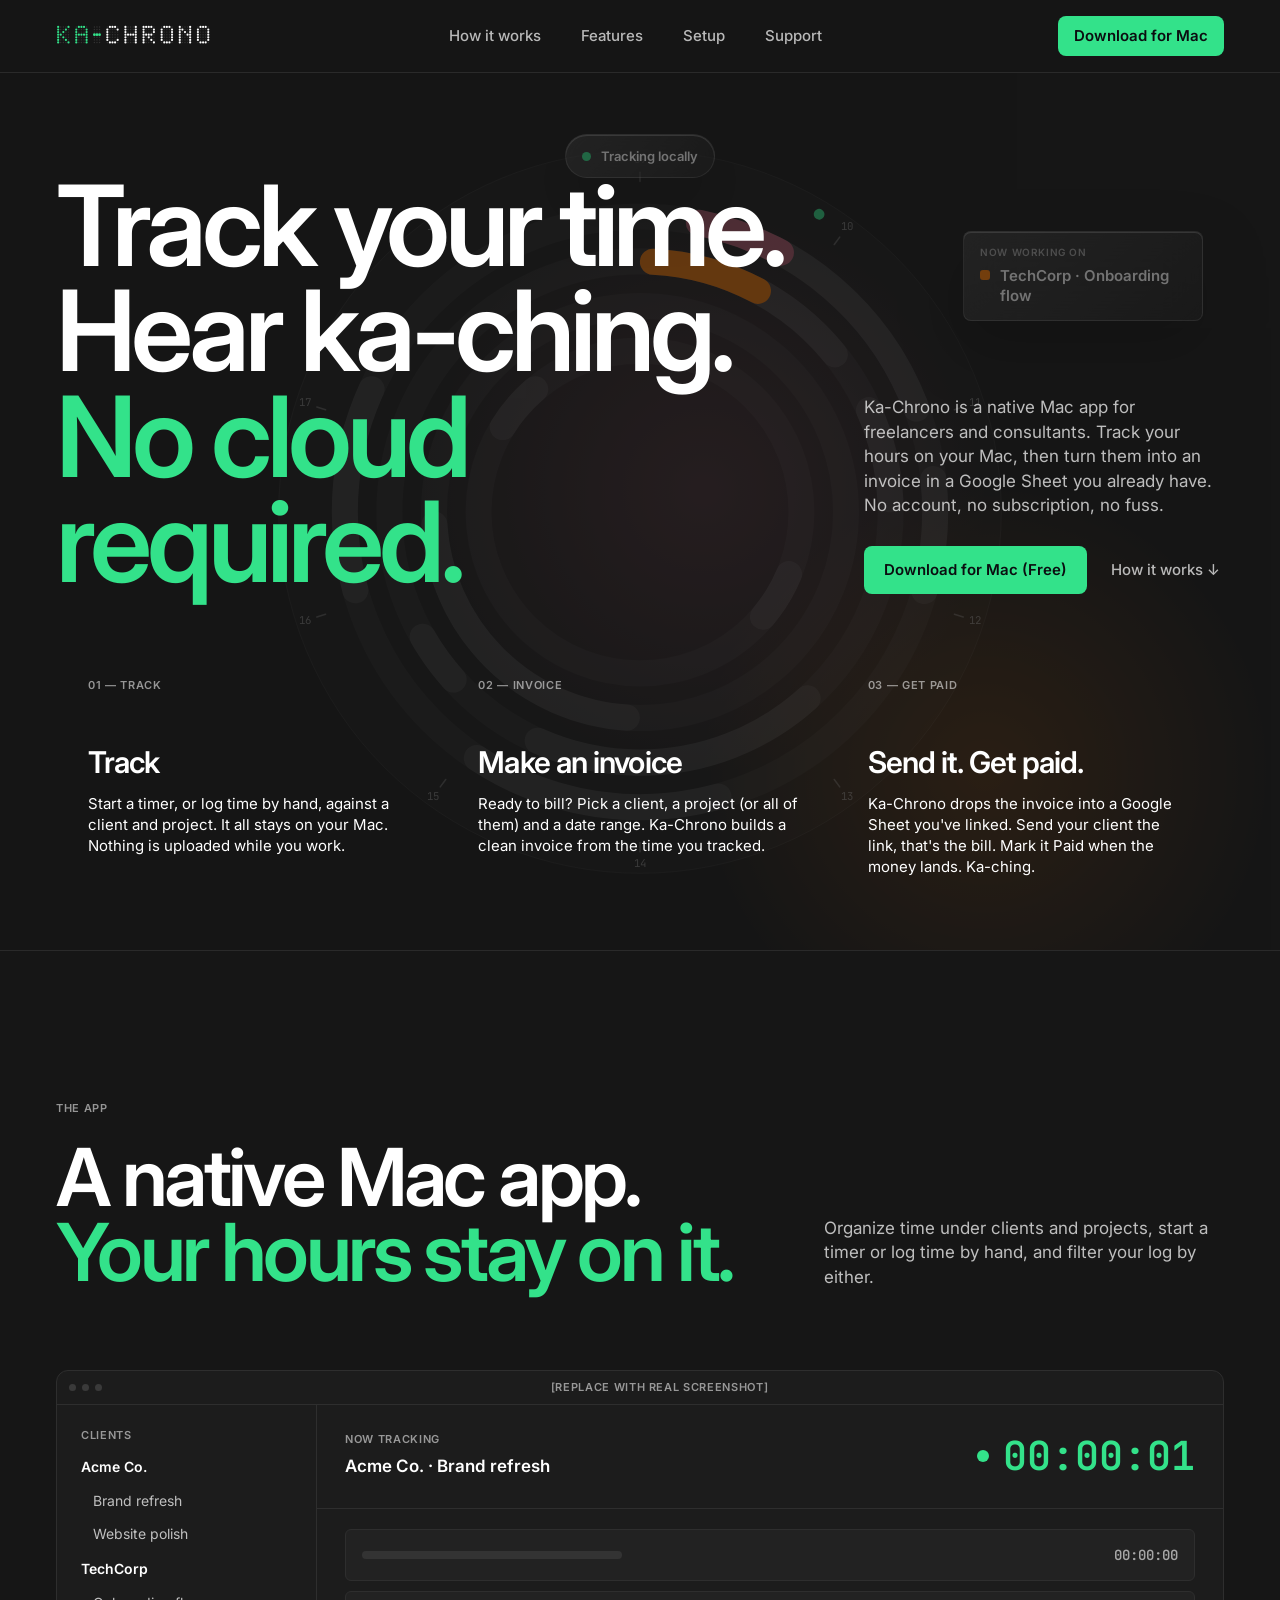
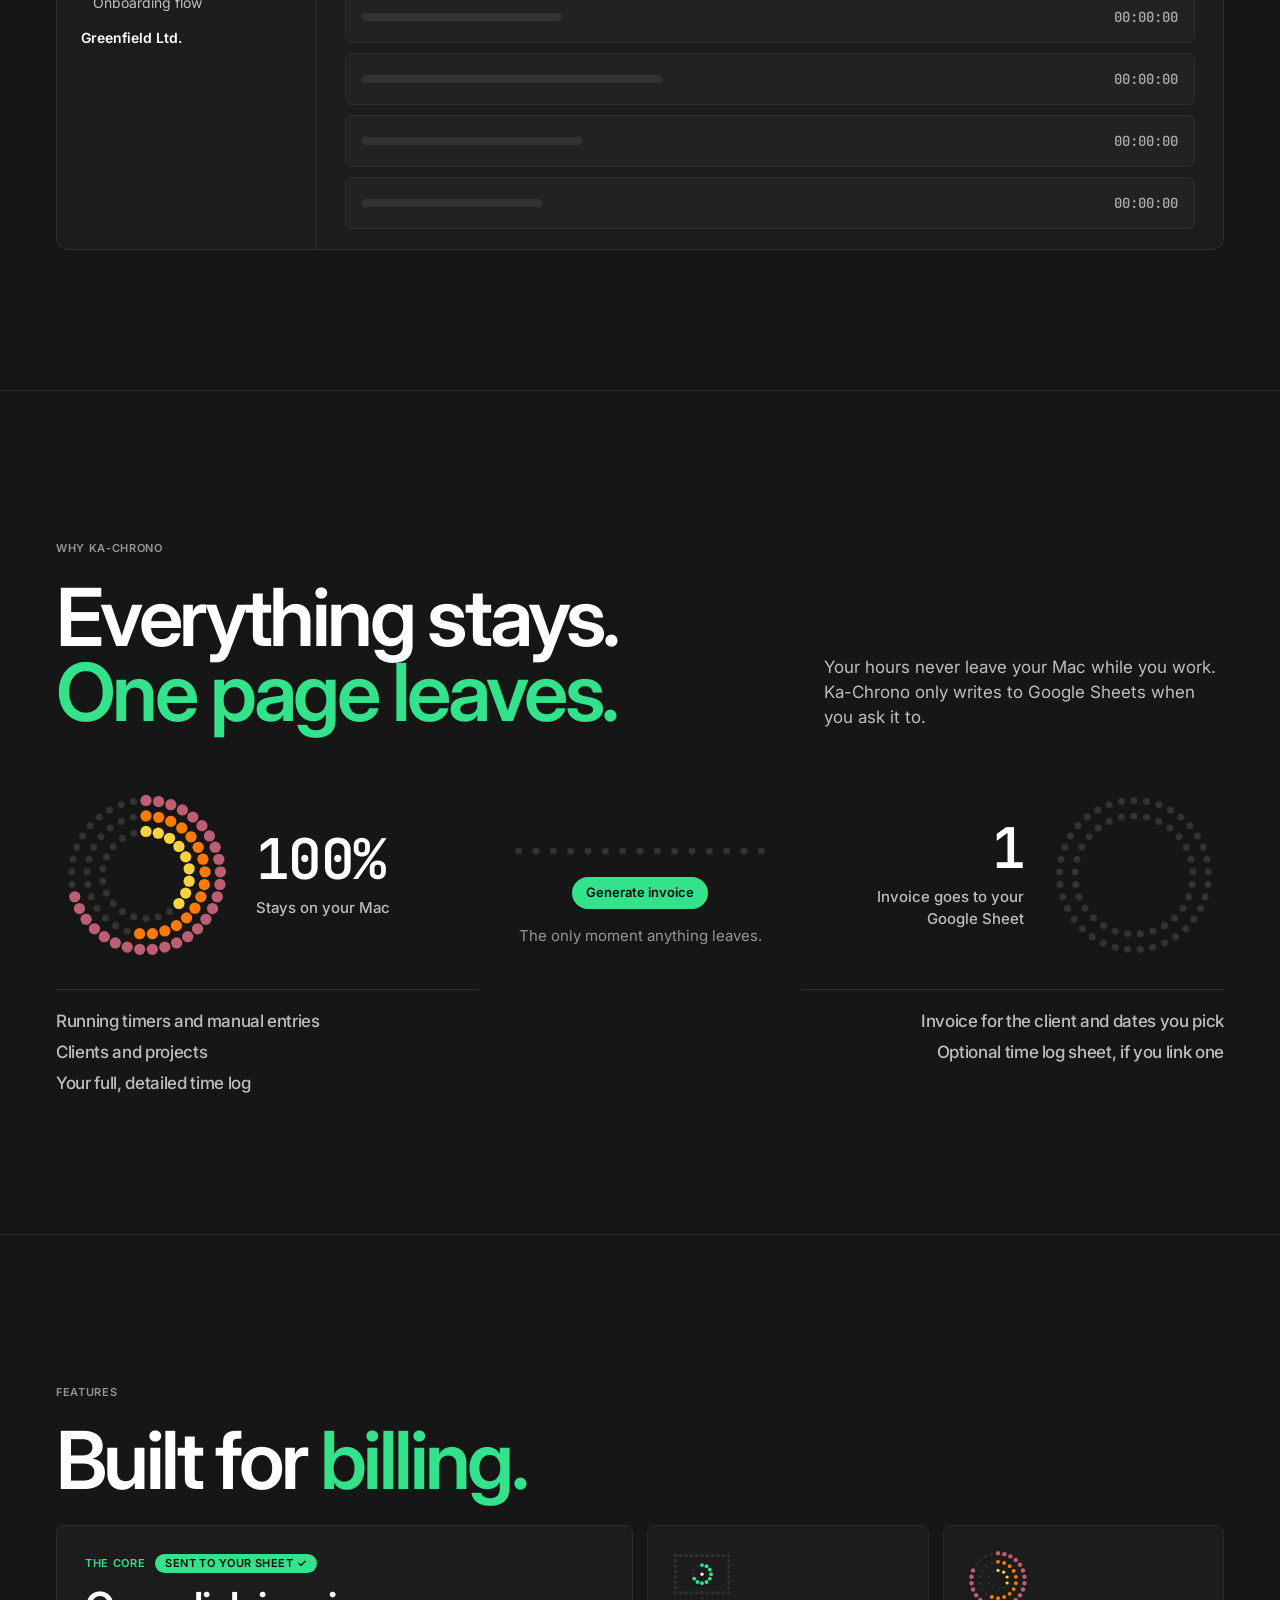
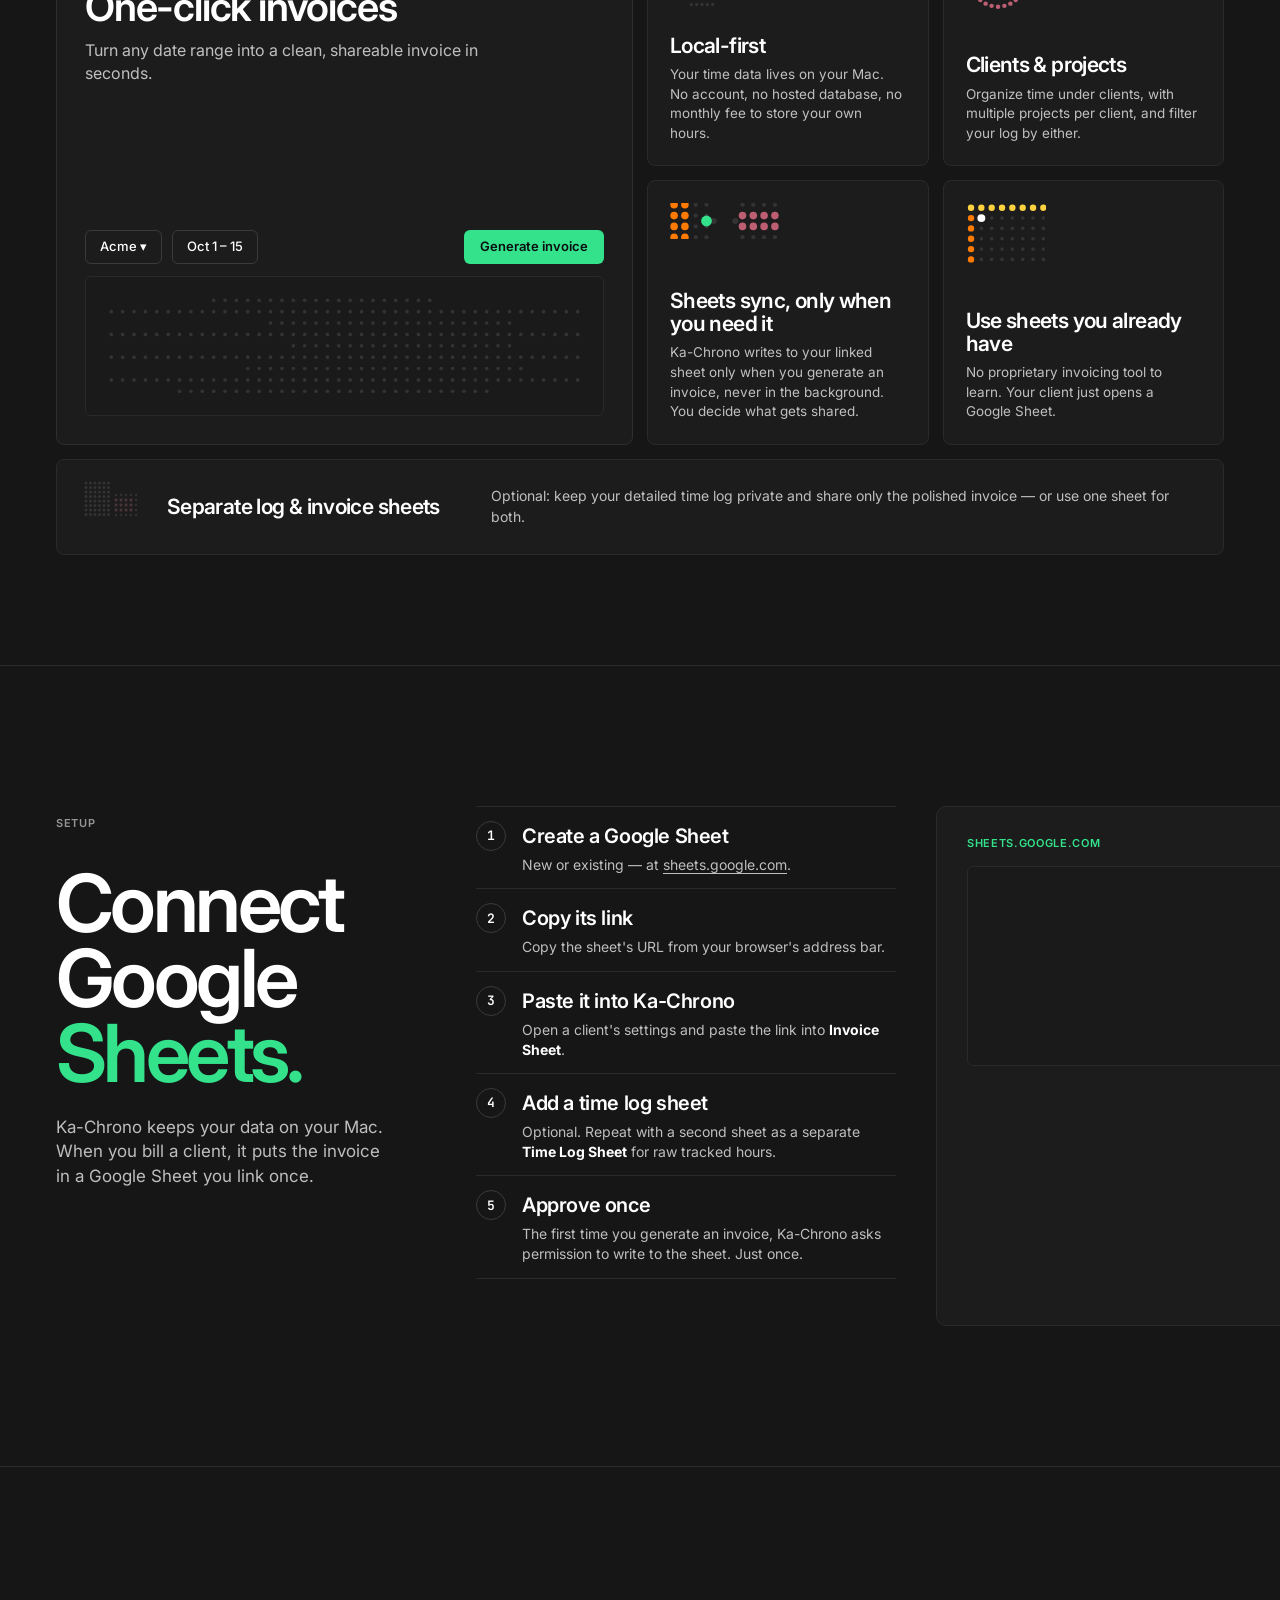
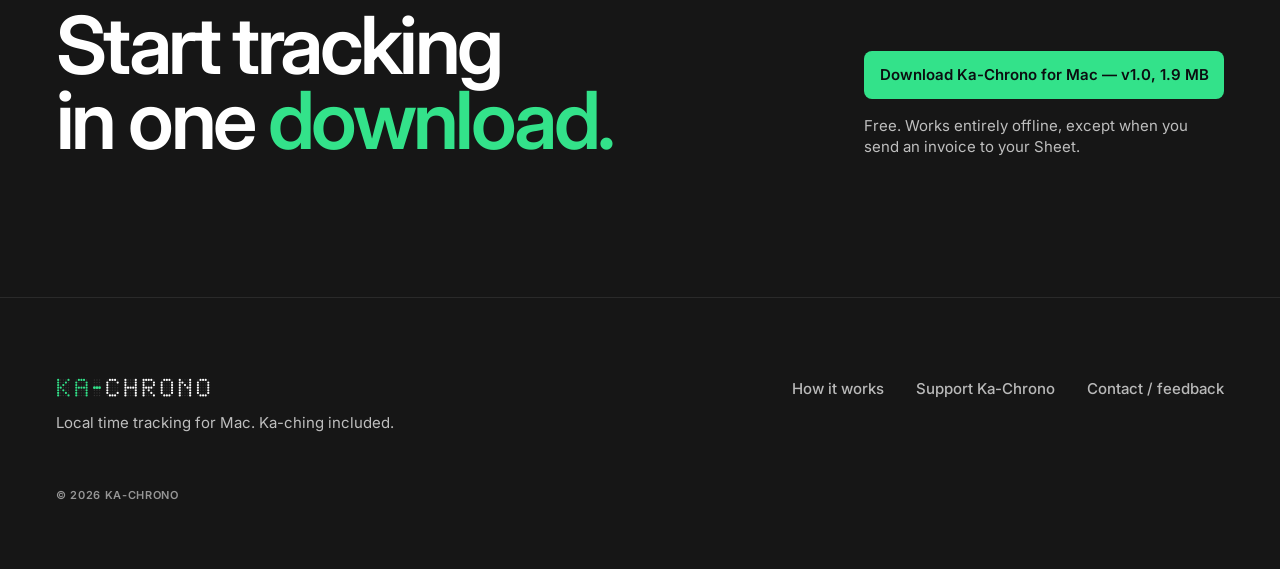
<file: index.html>
<!--
  Ka-Chrono — Marketing landing page (Option C — dark + colour blocks)

  Rebuilt to match the design reference "Option C — dark + colour blocks"
  (a fixed 1440px design-tool mockup, /private/tmp/.../scratchpad/option-c/
  Option-C.dc.html at the time this was built) faithfully in real,
  responsive, semantic HTML — per that mockup's own README: replicate its
  exact values (color, type, spacing, radius) in production components, not
  copy its markup wholesale. This fully replaces the earlier light-theme
  "Option B" implementation. Copy is Option C's own, carried over verbatim
  except for bracketed placeholders (see PLACEHOLDER comments below) and the
  illustrative demo client/project names in the app screenshot mock.

  Placeholders are marked inline with "PLACEHOLDER:" comments and rendered
  with the site's existing `.placeholder-text` convention (orange italic
  "[TBD]") wherever the mockup left a value genuinely undecided.
-->
<!DOCTYPE html>
<html lang="en">
<head>
  <meta charset="UTF-8" />
  <meta name="viewport" content="width=device-width, initial-scale=1.0" />
  <title>Ka-Chrono — Track your time. Hear ka-ching. No cloud required.</title>
  <meta name="description" content="Ka-Chrono is a native Mac app for freelancers and consultants: simple, local time tracking, plus invoices you can share and get paid from, in a Google Sheet you already have." />

  <meta property="og:type" content="website" />
  <meta property="og:title" content="Ka-Chrono — Track your time. Hear ka-ching. No cloud required." />
  <meta property="og:description" content="Ka-Chrono is a native Mac app for freelancers and consultants: simple, local time tracking, plus invoices you can share and get paid from, in a Google Sheet you already have." />
  <meta property="og:image" content="assets/kachrono-brand/web/og-image.png" />
  <meta name="twitter:card" content="summary_large_image" />

  <!-- Icon set: assets/kachrono-brand/web/ -->
  <link rel="icon" href="assets/kachrono-brand/web/favicon.ico" sizes="48x48" />
  <link rel="icon" href="assets/kachrono-brand/web/favicon.svg" type="image/svg+xml" />
  <link rel="apple-touch-icon" href="assets/kachrono-brand/web/apple-touch-icon.png" />
  <link rel="manifest" href="assets/kachrono-brand/web/site.webmanifest" />
  <meta name="theme-color" content="#121212" />

  <link rel="preconnect" href="https://fonts.googleapis.com" />
  <link rel="preconnect" href="https://fonts.gstatic.com" crossorigin />
  <link href="https://fonts.googleapis.com/css2?family=Inter:wght@400;500;600;700&family=JetBrains+Mono:wght@600&display=swap" rel="stylesheet" />

  <link rel="stylesheet" href="css/styles.css" />
</head>
<body>

  <a class="visually-hidden" href="#main">Skip to content</a>

  <!-- ============ Nav ============ -->
  <nav class="nav" id="site-nav" aria-label="Main">
    <div class="container nav-inner">
      <a href="#" class="nav-logo" aria-label="Ka-Chrono home">
        <img class="wordmark" src="assets/kachrono-brand/wordmark/ka-chrono-wordmark.svg" width="157" height="22" alt="" />
      </a>
      <div class="nav-links">
        <a href="#how" class="btn-ghost">How it works</a>
        <a href="#features" class="btn-ghost">Features</a>
        <a href="#setup" class="btn-ghost">Setup</a>
        <a href="donate.html" class="btn-ghost">Support</a>
      </div>
      <a href="downloads/Ka-Chrono.dmg" download class="btn-primary btn-primary--sm">Download for Mac</a>
    </div>
  </nav>

  <main id="main">

    <!-- ============ Hero + How it works: one viewport-filling group —
         grouped together in the source design (one design-tool group),
         so they scale together to fill the screen rather than each
         being forced to its own full viewport height. ============ -->
    <div class="intro-group" id="intro-group">
      <!-- ============ Decorative background: a live "day dial" showing
           a loop of a tracked day (per-client arcs filling in, then a
           statement card), behind frosted glass UI chips. Adapted from
           a design-tool reference (temp files/Hero BG · 4++++ Day dial,
           glass background-html.zip) — values replicated, markup rebuilt
           as static/vanilla (see js/script.js). Sits behind the whole
           hero + How-it-works group (not just the hero) so the dial and
           scrim show through both, instead of being clipped at the
           hero's own bottom edge. Hidden below 900px to keep the mobile
           layout simple. ============ -->
      <div class="hero-bg" aria-hidden="true">
          <div class="hero-bg-back" id="hero-bg-back">
            <div class="hero-bg-glow hero-bg-glow--a"></div>
            <div class="hero-bg-glow hero-bg-glow--b"></div>
            <div class="hero-dial-wrap" id="hero-dial-wrap">
              <svg class="hero-dial" viewBox="-480 -480 960 960">
                <defs>
                  <linearGradient id="hero-dial-hand-grad" x1="0" y1="0" x2="0" y2="1">
                    <stop offset="0" stop-color="#33E28A" stop-opacity="1"></stop>
                    <stop offset="1" stop-color="#33E28A" stop-opacity="0"></stop>
                  </linearGradient>
                  <filter id="hero-dial-glow-filter" x="-50%" y="-50%" width="200%" height="200%">
                    <feGaussianBlur stdDeviation="6"></feGaussianBlur>
                  </filter>
                </defs>
                <circle class="hero-dial-face" cx="0" cy="0" r="470"></circle>
                <g class="hero-dial-ticks">
                  <line x1="0.0" y1="-430.0" x2="0.0" y2="-442.0" class="hero-dial-tick"></line><text x="0.0" y="-458.0" class="hero-dial-tick-label">09</text>
                  <line x1="252.7" y1="-347.9" x2="259.8" y2="-357.6" class="hero-dial-tick"></line><text x="269.2" y="-370.5" class="hero-dial-tick-label">10</text>
                  <line x1="409.0" y1="-132.9" x2="420.4" y2="-136.6" class="hero-dial-tick"></line><text x="435.6" y="-141.5" class="hero-dial-tick-label">11</text>
                  <line x1="409.0" y1="132.9" x2="420.4" y2="136.6" class="hero-dial-tick"></line><text x="435.6" y="141.5" class="hero-dial-tick-label">12</text>
                  <line x1="252.7" y1="347.9" x2="259.8" y2="357.6" class="hero-dial-tick"></line><text x="269.2" y="370.5" class="hero-dial-tick-label">13</text>
                  <line x1="0.0" y1="430.0" x2="0.0" y2="442.0" class="hero-dial-tick"></line><text x="0.0" y="458.0" class="hero-dial-tick-label">14</text>
                  <line x1="-252.7" y1="347.9" x2="-259.8" y2="357.6" class="hero-dial-tick"></line><text x="-269.2" y="370.5" class="hero-dial-tick-label">15</text>
                  <line x1="-409.0" y1="132.9" x2="-420.4" y2="136.6" class="hero-dial-tick"></line><text x="-435.6" y="141.5" class="hero-dial-tick-label">16</text>
                  <line x1="-409.0" y1="-132.9" x2="-420.4" y2="-136.6" class="hero-dial-tick"></line><text x="-435.6" y="-141.5" class="hero-dial-tick-label">17</text>
                  <line x1="-252.7" y1="-347.9" x2="-259.8" y2="-357.6" class="hero-dial-tick"></line><text x="-269.2" y="-370.5" class="hero-dial-tick-label">18</text>
                </g>
                <g class="hero-dial-rings" id="hero-dial-rings"></g>
                <g class="hero-dial-hand" id="hero-dial-hand">
                  <line x1="0" y1="0" x2="0" y2="-452" class="hero-dial-hand-glow" filter="url(#hero-dial-glow-filter)"></line>
                  <line x1="0" y1="40" x2="0" y2="-452" class="hero-dial-hand-line" stroke="url(#hero-dial-hand-grad)"></line>
                  <circle cx="0" cy="-452" r="7" class="hero-dial-hand-dot"></circle>
                </g>
              </svg>
              <div class="hero-dial-spotlight" id="hero-dial-spotlight"></div>
            </div>
          </div>

          <div class="hero-scrim"></div>

          <div class="hero-bg-front" id="hero-bg-front">
            <div class="hero-chip-row--top">
              <div class="hero-chip hero-chip--status">
                <span class="hero-chip-dot"></span>Tracking locally
              </div>
            </div>
            <!-- Single "Client" chip that changes state rather than two
                 separate cards on screen at once: it shows "Now working
                 on" + whichever client is active while the day plays
                 out, then swaps in place to "Statement" once the day
                 completes. -->
            <div class="hero-chip hero-chip--who" id="hero-client-chip" role="status">
              <span class="mono hero-chip-label" id="hero-client-label">Now working on</span>
              <span class="hero-chip-who-row" id="hero-client-row">
                <span class="hero-chip-who-dot" id="hero-who-dot"></span>
                <span id="hero-who-name">Acme Co. &middot; Brand refresh</span>
              </span>
              <span class="hero-chip-link" id="hero-client-suffix"></span>
            </div>
          </div>
      </div>

      <header class="hero" id="hero">
        <div class="container hero-inner">
          <h1 class="h hero-heading">Track your time.<br />Hear <span class="nowrap">ka-ching.</span><br /><span class="accent">No cloud required.</span></h1>
          <div class="hero-aside">
            <p class="lede">Ka-Chrono is a native Mac app for freelancers and consultants. Track your hours on your Mac, then turn them into an invoice in a Google Sheet you already have. No account, no subscription, no fuss.</p>
            <div class="hero-actions">
              <a class="btn-primary" href="downloads/Ka-Chrono.dmg" download>Download for Mac (Free)</a>
              <a class="btn-ghost" href="#how">How it works &darr;</a>
            </div>
          </div>
        </div>
      </header>

      <!-- ============ How it works: 3-colour block band ============ -->
      <section class="colorblock-grid" id="how" aria-label="How it works">
      <div class="colorblock reveal">
        <div class="colorblock-top">
          <span class="mono">01 &mdash; Track</span>
        </div>
        <div>
          <p class="colorblock-title">Track</p>
          <p class="colorblock-copy">Start a timer, or log time by hand, against a client and project. It all stays on your Mac. Nothing is uploaded while you work.</p>
        </div>
      </div>
      <div class="colorblock reveal" style="--reveal-delay: 0.08s;">
        <div class="colorblock-top">
          <span class="mono">02 &mdash; Invoice</span>
        </div>
        <div>
          <p class="colorblock-title">Make an invoice</p>
          <p class="colorblock-copy">Ready to bill? Pick a client, a project (or all of them) and a date range. Ka-Chrono builds a clean invoice from the time you tracked.</p>
        </div>
      </div>
      <div class="colorblock reveal" style="--reveal-delay: 0.16s;">
        <div class="colorblock-top">
          <span class="mono">03 &mdash; Get paid</span>
        </div>
        <div>
          <p class="colorblock-title">Send it. Get paid.</p>
          <p class="colorblock-copy">Ka-Chrono drops the invoice into a Google Sheet you've linked. Send your client the link, that's the bill. Mark it Paid when the money lands. Ka-ching.</p>
        </div>
      </div>
      </section>
    </div>

    <!-- ============ The app: native screenshot mock ============ -->
    <section class="section section--divider" aria-label="The app">
      <div class="container split-head">
        <div class="split-head-main">
          <p class="mono reveal">The app</p>
          <h2 class="h reveal" style="--reveal-delay: 0.08s;">A native Mac app.<br /><span class="accent">Your hours stay on it.</span></h2>
        </div>
        <p class="lede split-head-aside reveal" style="--reveal-delay: 0.16s;">Organize time under clients and projects, start a timer or log time by hand, and filter your log by either.</p>
      </div>

      <div class="container">
        <!--
          PLACEHOLDER: mockup's own bar label — no real product screenshot
          exists yet. The surrounding chrome (sidebar, tracked-timer, log
          rows) is illustrative app UI, not a factual claim, so it's built
          out in full; only the literal screenshot swap is left flagged.
        -->
        <div class="win appscreen reveal" style="--reveal-delay: 0.24s;">
          <div class="bar">
            <span class="dot"></span><span class="dot"></span><span class="dot"></span>
            <span class="mono appscreen-bar-label">[Replace with real screenshot]</span>
          </div>
          <div class="appscreen-body">
            <aside class="appscreen-sidebar">
              <span class="mono">Clients</span>
              <span class="appscreen-client">Acme Co.</span>
              <span class="small appscreen-project">Brand refresh</span>
              <span class="small appscreen-project">Website polish</span>
              <span class="appscreen-client">TechCorp</span>
              <span class="small appscreen-project">Onboarding flow</span>
              <span class="appscreen-client">Greenfield Ltd.</span>
            </aside>
            <div class="appscreen-main">
              <div class="appscreen-now">
                <span class="appscreen-now-label">
                  <span class="mono">Now tracking</span>
                  <span class="appscreen-now-title">Acme Co. &middot; Brand refresh</span>
                </span>
                <span class="appscreen-now-right" role="timer" aria-label="Example running timer">
                  <span class="status-dot" aria-hidden="true"></span>
                  <span class="clock accent" id="app-track-clock">00:00:00</span>
                </span>
              </div>
              <div class="appscreen-rows" aria-hidden="true">
                <div class="appscreen-row"><span class="sk" style="width: 260px;"></span><span class="clock">00:00:00</span></div>
                <div class="appscreen-row"><span class="sk" style="width: 200px;"></span><span class="clock">00:00:00</span></div>
                <div class="appscreen-row"><span class="sk" style="width: 300px;"></span><span class="clock">00:00:00</span></div>
                <div class="appscreen-row"><span class="sk" style="width: 220px;"></span><span class="clock">00:00:00</span></div>
                <div class="appscreen-row"><span class="sk" style="width: 180px;"></span><span class="clock">00:00:00</span></div>
              </div>
            </div>
          </div>
        </div>
      </div>
    </section>

    <!-- ============ Why Klok: no cloud required ============ -->
    <section class="section section--divider" id="why-klok" aria-label="Why Ka-Chrono">
      <div class="container split-head">
        <div class="split-head-main">
          <p class="mono reveal">Why Ka-Chrono</p>
          <h2 class="h reveal" style="--reveal-delay: 0.08s;">Everything stays.<br /><span class="accent">One page leaves.</span></h2>
        </div>
        <p class="lede split-head-aside reveal" style="--reveal-delay: 0.16s;">Your hours never leave your Mac while you work. Ka-Chrono only writes to Google Sheets when you ask it to.</p>
      </div>

      <div class="container transfer-grid reveal" style="--reveal-delay: 0.24s;">
        <div class="transfer-col">
          <div class="transfer-ring-row">
            <svg class="transfer-ring" viewBox="0 0 512 512" aria-hidden="true"><circle cx="256.0" cy="44.0" r="16.0" class="dot-rose"></circle><circle cx="291.8" cy="47.0" r="16.0" class="dot-rose"></circle><circle cx="326.6" cy="56.1" r="16.0" class="dot-rose"></circle><circle cx="359.4" cy="70.9" r="16.0" class="dot-rose"></circle><circle cx="389.2" cy="91.1" r="16.0" class="dot-rose"></circle><circle cx="415.1" cy="115.9" r="16.0" class="dot-rose"></circle><circle cx="436.5" cy="144.8" r="16.0" class="dot-rose"></circle><circle cx="452.7" cy="177.0" r="16.0" class="dot-rose"></circle><circle cx="463.2" cy="211.3" r="16.0" class="dot-rose"></circle><circle cx="467.8" cy="247.0" r="16.0" class="dot-rose"></circle><circle cx="466.3" cy="282.9" r="16.0" class="dot-rose"></circle><circle cx="458.7" cy="318.1" r="16.0" class="dot-rose"></circle><circle cx="445.3" cy="351.4" r="16.0" class="dot-rose"></circle><circle cx="426.4" cy="382.1" r="16.0" class="dot-rose"></circle><circle cx="402.7" cy="409.1" r="16.0" class="dot-rose"></circle><circle cx="374.7" cy="431.6" r="16.0" class="dot-rose"></circle><circle cx="343.3" cy="449.2" r="16.0" class="dot-rose"></circle><circle cx="309.4" cy="461.2" r="16.0" class="dot-rose"></circle><circle cx="274.0" cy="467.2" r="16.0" class="dot-rose"></circle><circle cx="238.0" cy="467.2" r="16.0" class="dot-rose"></circle><circle cx="202.6" cy="461.2" r="16.0" class="dot-rose"></circle><circle cx="168.7" cy="449.2" r="16.0" class="dot-rose"></circle><circle cx="137.3" cy="431.6" r="16.0" class="dot-rose"></circle><circle cx="109.3" cy="409.1" r="16.0" class="dot-rose"></circle><circle cx="85.6" cy="382.1" r="16.0" class="dot-rose"></circle><circle cx="66.7" cy="351.4" r="16.0" class="dot-rose"></circle><circle cx="53.3" cy="318.1" r="16.0" class="dot-rose"></circle><circle cx="45.7" cy="282.9" r="10.0" class="dot-ghost"></circle><circle cx="44.2" cy="247.0" r="10.0" class="dot-ghost"></circle><circle cx="48.8" cy="211.3" r="10.0" class="dot-ghost"></circle><circle cx="59.3" cy="177.0" r="10.0" class="dot-ghost"></circle><circle cx="75.5" cy="144.8" r="10.0" class="dot-ghost"></circle><circle cx="96.9" cy="115.9" r="10.0" class="dot-ghost"></circle><circle cx="122.8" cy="91.1" r="10.0" class="dot-ghost"></circle><circle cx="152.6" cy="70.9" r="10.0" class="dot-ghost"></circle><circle cx="185.4" cy="56.1" r="10.0" class="dot-ghost"></circle><circle cx="220.2" cy="47.0" r="10.0" class="dot-ghost"></circle><circle cx="256.0" cy="88.0" r="16.0" class="dot-orange"></circle><circle cx="292.1" cy="91.9" r="16.0" class="dot-orange"></circle><circle cx="326.5" cy="103.5" r="16.0" class="dot-orange"></circle><circle cx="357.7" cy="122.3" r="16.0" class="dot-orange"></circle><circle cx="384.0" cy="147.2" r="16.0" class="dot-orange"></circle><circle cx="404.4" cy="177.3" r="16.0" class="dot-orange"></circle><circle cx="417.9" cy="211.1" r="16.0" class="dot-orange"></circle><circle cx="423.8" cy="246.9" r="16.0" class="dot-orange"></circle><circle cx="421.8" cy="283.2" r="16.0" class="dot-orange"></circle><circle cx="412.1" cy="318.2" r="16.0" class="dot-orange"></circle><circle cx="395.1" cy="350.3" r="16.0" class="dot-orange"></circle><circle cx="371.5" cy="378.0" r="16.0" class="dot-orange"></circle><circle cx="342.6" cy="400.0" r="16.0" class="dot-orange"></circle><circle cx="309.6" cy="415.2" r="16.0" class="dot-orange"></circle><circle cx="274.2" cy="423.0" r="16.0" class="dot-orange"></circle><circle cx="237.8" cy="423.0" r="16.0" class="dot-orange"></circle><circle cx="202.4" cy="415.2" r="10.0" class="dot-ghost"></circle><circle cx="169.4" cy="400.0" r="10.0" class="dot-ghost"></circle><circle cx="140.5" cy="378.0" r="10.0" class="dot-ghost"></circle><circle cx="116.9" cy="350.3" r="10.0" class="dot-ghost"></circle><circle cx="99.9" cy="318.2" r="10.0" class="dot-ghost"></circle><circle cx="90.2" cy="283.2" r="10.0" class="dot-ghost"></circle><circle cx="88.2" cy="246.9" r="10.0" class="dot-ghost"></circle><circle cx="94.1" cy="211.1" r="10.0" class="dot-ghost"></circle><circle cx="107.6" cy="177.3" r="10.0" class="dot-ghost"></circle><circle cx="128.0" cy="147.2" r="10.0" class="dot-ghost"></circle><circle cx="154.3" cy="122.3" r="10.0" class="dot-ghost"></circle><circle cx="185.5" cy="103.5" r="10.0" class="dot-ghost"></circle><circle cx="219.9" cy="91.9" r="10.0" class="dot-ghost"></circle><circle cx="256.0" cy="132.0" r="16.0" class="dot-yellow"></circle><circle cx="290.9" cy="137.0" r="16.0" class="dot-yellow"></circle><circle cx="323.0" cy="151.7" r="16.0" class="dot-yellow"></circle><circle cx="349.7" cy="174.8" r="16.0" class="dot-yellow"></circle><circle cx="368.8" cy="204.5" r="16.0" class="dot-yellow"></circle><circle cx="378.7" cy="238.4" r="16.0" class="dot-yellow"></circle><circle cx="378.7" cy="273.6" r="16.0" class="dot-yellow"></circle><circle cx="368.8" cy="307.5" r="16.0" class="dot-yellow"></circle><circle cx="349.7" cy="337.2" r="16.0" class="dot-yellow"></circle><circle cx="323.0" cy="360.3" r="10.0" class="dot-ghost"></circle><circle cx="290.9" cy="375.0" r="10.0" class="dot-ghost"></circle><circle cx="256.0" cy="380.0" r="10.0" class="dot-ghost"></circle><circle cx="221.1" cy="375.0" r="10.0" class="dot-ghost"></circle><circle cx="189.0" cy="360.3" r="10.0" class="dot-ghost"></circle><circle cx="162.3" cy="337.2" r="10.0" class="dot-ghost"></circle><circle cx="143.2" cy="307.5" r="10.0" class="dot-ghost"></circle><circle cx="133.3" cy="273.6" r="10.0" class="dot-ghost"></circle><circle cx="133.3" cy="238.4" r="10.0" class="dot-ghost"></circle><circle cx="143.2" cy="204.5" r="10.0" class="dot-ghost"></circle><circle cx="162.3" cy="174.8" r="10.0" class="dot-ghost"></circle><circle cx="189.0" cy="151.7" r="10.0" class="dot-ghost"></circle><circle cx="221.1" cy="137.0" r="10.0" class="dot-ghost"></circle></svg>
            <div>
              <div class="clock transfer-stat">100%</div>
              <div class="transfer-stat-label">Stays on your Mac</div>
            </div>
          </div>
          <div class="transfer-list-wrap">
            <ul class="transfer-list">
              <li>Running timers and manual entries</li>
              <li>Clients and projects</li>
              <li>Your full, detailed time log</li>
            </ul>
          </div>
        </div>

        <div class="transfer-center">
          <svg class="transfer-track" viewBox="0 0 300 20" aria-hidden="true"><circle cx="10.0" cy="10.0" r="4.0" class="dot-ghost"></circle><circle cx="30.0" cy="10.0" r="4.0" class="dot-ghost"></circle><circle cx="50.0" cy="10.0" r="4.0" class="dot-ghost"></circle><circle cx="70.0" cy="10.0" r="4.0" class="dot-ghost"></circle><circle cx="90.0" cy="10.0" r="4.0" class="dot-ghost"></circle><circle cx="110.0" cy="10.0" r="4.0" class="dot-ghost"></circle><circle cx="130.0" cy="10.0" r="4.0" class="dot-ghost"></circle><circle cx="150.0" cy="10.0" r="4.0" class="dot-ghost"></circle><circle cx="170.0" cy="10.0" r="4.0" class="dot-ghost"></circle><circle cx="190.0" cy="10.0" r="4.0" class="dot-ghost"></circle><circle cx="210.0" cy="10.0" r="4.0" class="dot-ghost"></circle><circle cx="230.0" cy="10.0" r="4.0" class="dot-ghost"></circle><circle cx="250.0" cy="10.0" r="4.0" class="dot-ghost"></circle><circle cx="270.0" cy="10.0" r="4.0" class="dot-ghost"></circle><circle cx="290.0" cy="10.0" r="4.0" class="dot-ghost"></circle><circle class="dot-mint why-anim" style="animation-name:why-b0" cx="10" cy="10" r="7"></circle><circle class="dot-mint why-anim" style="animation-name:why-b1" cx="30" cy="10" r="7"></circle><circle class="dot-mint why-anim" style="animation-name:why-b2" cx="50" cy="10" r="7"></circle><circle class="dot-mint why-anim" style="animation-name:why-b3" cx="70" cy="10" r="7"></circle><circle class="dot-mint why-anim" style="animation-name:why-b4" cx="90" cy="10" r="7"></circle><circle class="dot-mint why-anim" style="animation-name:why-b5" cx="110" cy="10" r="7"></circle><circle class="dot-mint why-anim" style="animation-name:why-b6" cx="130" cy="10" r="7"></circle><circle class="dot-mint why-anim" style="animation-name:why-b7" cx="150" cy="10" r="7"></circle><circle class="dot-mint why-anim" style="animation-name:why-b8" cx="170" cy="10" r="7"></circle><circle class="dot-mint why-anim" style="animation-name:why-b9" cx="190" cy="10" r="7"></circle><circle class="dot-mint why-anim" style="animation-name:why-b10" cx="210" cy="10" r="7"></circle><circle class="dot-mint why-anim" style="animation-name:why-b11" cx="230" cy="10" r="7"></circle><circle class="dot-mint why-anim" style="animation-name:why-b12" cx="250" cy="10" r="7"></circle><circle class="dot-mint why-anim" style="animation-name:why-b13" cx="270" cy="10" r="7"></circle><circle class="dot-mint why-anim" style="animation-name:why-b14" cx="290" cy="10" r="7"></circle></svg>
          <span class="transfer-pill">Generate invoice</span>
          <span class="small transfer-caption">The only moment anything leaves.</span>
        </div>

        <div class="transfer-col transfer-col--right">
          <div class="transfer-ring-row transfer-ring-row--reverse">
            <svg class="transfer-ring" viewBox="0 0 512 512" aria-hidden="true"><circle cx="256.0" cy="44.0" r="10.0" class="dot-ghost"></circle><circle cx="291.8" cy="47.0" r="10.0" class="dot-ghost"></circle><circle cx="326.6" cy="56.1" r="10.0" class="dot-ghost"></circle><circle cx="359.4" cy="70.9" r="10.0" class="dot-ghost"></circle><circle cx="389.2" cy="91.1" r="10.0" class="dot-ghost"></circle><circle cx="415.1" cy="115.9" r="10.0" class="dot-ghost"></circle><circle cx="436.5" cy="144.8" r="10.0" class="dot-ghost"></circle><circle cx="452.7" cy="177.0" r="10.0" class="dot-ghost"></circle><circle cx="463.2" cy="211.3" r="10.0" class="dot-ghost"></circle><circle cx="467.8" cy="247.0" r="10.0" class="dot-ghost"></circle><circle cx="466.3" cy="282.9" r="10.0" class="dot-ghost"></circle><circle cx="458.7" cy="318.1" r="10.0" class="dot-ghost"></circle><circle cx="445.3" cy="351.4" r="10.0" class="dot-ghost"></circle><circle cx="426.4" cy="382.1" r="10.0" class="dot-ghost"></circle><circle cx="402.7" cy="409.1" r="10.0" class="dot-ghost"></circle><circle cx="374.7" cy="431.6" r="10.0" class="dot-ghost"></circle><circle cx="343.3" cy="449.2" r="10.0" class="dot-ghost"></circle><circle cx="309.4" cy="461.2" r="10.0" class="dot-ghost"></circle><circle cx="274.0" cy="467.2" r="10.0" class="dot-ghost"></circle><circle cx="238.0" cy="467.2" r="10.0" class="dot-ghost"></circle><circle cx="202.6" cy="461.2" r="10.0" class="dot-ghost"></circle><circle cx="168.7" cy="449.2" r="10.0" class="dot-ghost"></circle><circle cx="137.3" cy="431.6" r="10.0" class="dot-ghost"></circle><circle cx="109.3" cy="409.1" r="10.0" class="dot-ghost"></circle><circle cx="85.6" cy="382.1" r="10.0" class="dot-ghost"></circle><circle cx="66.7" cy="351.4" r="10.0" class="dot-ghost"></circle><circle cx="53.3" cy="318.1" r="10.0" class="dot-ghost"></circle><circle cx="45.7" cy="282.9" r="10.0" class="dot-ghost"></circle><circle cx="44.2" cy="247.0" r="10.0" class="dot-ghost"></circle><circle cx="48.8" cy="211.3" r="10.0" class="dot-ghost"></circle><circle cx="59.3" cy="177.0" r="10.0" class="dot-ghost"></circle><circle cx="75.5" cy="144.8" r="10.0" class="dot-ghost"></circle><circle cx="96.9" cy="115.9" r="10.0" class="dot-ghost"></circle><circle cx="122.8" cy="91.1" r="10.0" class="dot-ghost"></circle><circle cx="152.6" cy="70.9" r="10.0" class="dot-ghost"></circle><circle cx="185.4" cy="56.1" r="10.0" class="dot-ghost"></circle><circle cx="220.2" cy="47.0" r="10.0" class="dot-ghost"></circle><circle cx="256.0" cy="88.0" r="10.0" class="dot-ghost"></circle><circle cx="292.1" cy="91.9" r="10.0" class="dot-ghost"></circle><circle cx="326.5" cy="103.5" r="10.0" class="dot-ghost"></circle><circle cx="357.7" cy="122.3" r="10.0" class="dot-ghost"></circle><circle cx="384.0" cy="147.2" r="10.0" class="dot-ghost"></circle><circle cx="404.4" cy="177.3" r="10.0" class="dot-ghost"></circle><circle cx="417.9" cy="211.1" r="10.0" class="dot-ghost"></circle><circle cx="423.8" cy="246.9" r="10.0" class="dot-ghost"></circle><circle cx="421.8" cy="283.2" r="10.0" class="dot-ghost"></circle><circle cx="412.1" cy="318.2" r="10.0" class="dot-ghost"></circle><circle cx="395.1" cy="350.3" r="10.0" class="dot-ghost"></circle><circle cx="371.5" cy="378.0" r="10.0" class="dot-ghost"></circle><circle cx="342.6" cy="400.0" r="10.0" class="dot-ghost"></circle><circle cx="309.6" cy="415.2" r="10.0" class="dot-ghost"></circle><circle cx="274.2" cy="423.0" r="10.0" class="dot-ghost"></circle><circle cx="237.8" cy="423.0" r="10.0" class="dot-ghost"></circle><circle cx="202.4" cy="415.2" r="10.0" class="dot-ghost"></circle><circle cx="169.4" cy="400.0" r="10.0" class="dot-ghost"></circle><circle cx="140.5" cy="378.0" r="10.0" class="dot-ghost"></circle><circle cx="116.9" cy="350.3" r="10.0" class="dot-ghost"></circle><circle cx="99.9" cy="318.2" r="10.0" class="dot-ghost"></circle><circle cx="90.2" cy="283.2" r="10.0" class="dot-ghost"></circle><circle cx="88.2" cy="246.9" r="10.0" class="dot-ghost"></circle><circle cx="94.1" cy="211.1" r="10.0" class="dot-ghost"></circle><circle cx="107.6" cy="177.3" r="10.0" class="dot-ghost"></circle><circle cx="128.0" cy="147.2" r="10.0" class="dot-ghost"></circle><circle cx="154.3" cy="122.3" r="10.0" class="dot-ghost"></circle><circle cx="185.5" cy="103.5" r="10.0" class="dot-ghost"></circle><circle cx="219.9" cy="91.9" r="10.0" class="dot-ghost"></circle><circle class="dot-rose why-anim" style="animation-name:why-r0" cx="256.0" cy="44.0" r="16"></circle><circle class="dot-rose why-anim" style="animation-name:why-r1" cx="291.8" cy="47.0" r="16"></circle><circle class="dot-rose why-anim" style="animation-name:why-r2" cx="326.6" cy="56.1" r="16"></circle><circle class="dot-rose why-anim" style="animation-name:why-r3" cx="359.4" cy="70.9" r="16"></circle><circle class="dot-rose why-anim" style="animation-name:why-r4" cx="389.2" cy="91.1" r="16"></circle><circle class="dot-rose why-anim" style="animation-name:why-r5" cx="415.1" cy="115.9" r="16"></circle><circle class="dot-rose why-anim" style="animation-name:why-r6" cx="436.5" cy="144.8" r="16"></circle><circle class="dot-rose why-anim" style="animation-name:why-r7" cx="452.7" cy="177.0" r="16"></circle><circle class="dot-rose why-anim" style="animation-name:why-r8" cx="463.2" cy="211.3" r="16"></circle><circle class="dot-rose why-anim" style="animation-name:why-r9" cx="467.8" cy="247.0" r="16"></circle></svg>
            <div>
              <div class="clock transfer-stat">1</div>
              <div class="transfer-stat-label transfer-stat-label--right">Invoice goes to your <br> Google Sheet</div>
            </div>
          </div>
          <div class="transfer-list-wrap">
            <ul class="transfer-list">
              <li>Invoice for the client and dates you pick</li>
              <li>Optional time log sheet, if you link one</li>
            </ul>
          </div>
        </div>
      </div>
    </section>

    <!-- ============ Features: animated bento grid ============
         Adapted from a design-tool reference (temp files/Features · F2b
         Bento, honed + animated-html.zip) — values replicated, markup
         rebuilt as static HTML/CSS. One large "core" card (statement
         mock that loops: pick range → press Generate → time-log dots
         fill in → "Sent to your Sheet ✓"), four small cards with looping
         dot-matrix glyphs, and a full-width bar card. All motion is pure
         CSS and stops under prefers-reduced-motion. ============ -->
    <section class="section section--divider" id="features" aria-labelledby="features-heading">
      <div class="container">
        <p class="mono reveal">Features</p>
        <h2 class="h features-heading reveal" id="features-heading" style="--reveal-delay: 0.08s;">Built for <span class="accent">billing.</span></h2>
      </div>

      <div class="container">
        <div class="bento">
          <article class="bento-card bento-card--core reveal">
            <div>
              <p class="mono bento-kicker">The core<span class="bento-sent" aria-hidden="true">Sent to your Sheet &#10003;</span></p>
              <h3 class="bento-title bento-title--lg">One-click invoices</h3>
              <p class="bento-copy bento-copy--lg">Turn any date range into a clean, shareable invoice in seconds.</p>
            </div>
            <div class="bento-mock" aria-hidden="true">
              <div class="bento-mock-controls">
                <span class="bento-chip">Acme &#9662;</span>
                <span class="bento-chip bento-chip-d">Oct 1 &ndash; 15</span>
                <span class="bento-btn">Generate invoice</span>
              </div>
              <div class="bento-matrix">
                <svg viewBox="0 0 545 116" aria-hidden="true" focusable="false"><circle class="dot-light bento-ld" style="animation-delay:0.50s" cx="6" cy="6" r="4.6"></circle><circle class="dot-light bento-ld" style="animation-delay:0.51s" cx="19" cy="6" r="4.6"></circle><circle class="dot-light bento-ld" style="animation-delay:0.52s" cx="32" cy="6" r="4.6"></circle><circle class="dot-light bento-ld" style="animation-delay:0.53s" cx="45" cy="6" r="4.6"></circle><circle class="dot-light bento-ld" style="animation-delay:0.54s" cx="58" cy="6" r="4.6"></circle><circle class="dot-light bento-ld" style="animation-delay:0.55s" cx="71" cy="6" r="4.6"></circle><circle class="dot-light bento-ld" style="animation-delay:0.57s" cx="84" cy="6" r="4.6"></circle><circle class="dot-light bento-ld" style="animation-delay:0.58s" cx="97" cy="6" r="4.6"></circle><circle class="dot-light bento-ld" style="animation-delay:0.59s" cx="110" cy="6" r="4.6"></circle><circle class="dot-ghost" cx="123" cy="6" r="2.1"></circle><circle class="dot-ghost" cx="136" cy="6" r="2.1"></circle><circle class="dot-ghost" cx="149" cy="6" r="2.1"></circle><circle class="dot-ghost" cx="162" cy="6" r="2.1"></circle><circle class="dot-ghost" cx="175" cy="6" r="2.1"></circle><circle class="dot-ghost" cx="188" cy="6" r="2.1"></circle><circle class="dot-ghost" cx="201" cy="6" r="2.1"></circle><circle class="dot-ghost" cx="214" cy="6" r="2.1"></circle><circle class="dot-ghost" cx="227" cy="6" r="2.1"></circle><circle class="dot-ghost" cx="240" cy="6" r="2.1"></circle><circle class="dot-ghost" cx="253" cy="6" r="2.1"></circle><circle class="dot-ghost" cx="266" cy="6" r="2.1"></circle><circle class="dot-ghost" cx="279" cy="6" r="2.1"></circle><circle class="dot-ghost" cx="292" cy="6" r="2.1"></circle><circle class="dot-ghost" cx="305" cy="6" r="2.1"></circle><circle class="dot-ghost" cx="318" cy="6" r="2.1"></circle><circle class="dot-ghost" cx="331" cy="6" r="2.1"></circle><circle class="dot-ghost" cx="344" cy="6" r="2.1"></circle><circle class="dot-ghost" cx="357" cy="6" r="2.1"></circle><circle class="dot-ghost" cx="370" cy="6" r="2.1"></circle><circle class="dot-light bento-ld" style="animation-delay:0.82s" cx="383" cy="6" r="4.6"></circle><circle class="dot-light bento-ld" style="animation-delay:0.83s" cx="396" cy="6" r="4.6"></circle><circle class="dot-light bento-ld" style="animation-delay:0.84s" cx="409" cy="6" r="4.6"></circle><circle class="dot-light bento-ld" style="animation-delay:0.85s" cx="422" cy="6" r="4.6"></circle><circle class="dot-light bento-ld" style="animation-delay:0.86s" cx="435" cy="6" r="4.6"></circle><circle class="dot-light bento-ld" style="animation-delay:0.87s" cx="448" cy="6" r="4.6"></circle><circle class="dot-light bento-ld" style="animation-delay:0.89s" cx="461" cy="6" r="4.6"></circle><circle class="dot-light bento-ld" style="animation-delay:0.90s" cx="474" cy="6" r="4.6"></circle><circle class="dot-light bento-ld" style="animation-delay:0.91s" cx="487" cy="6" r="4.6"></circle><circle class="dot-light bento-ld" style="animation-delay:0.92s" cx="500" cy="6" r="4.6"></circle><circle class="dot-light bento-ld" style="animation-delay:0.93s" cx="513" cy="6" r="4.6"></circle><circle class="dot-light bento-ld" style="animation-delay:0.94s" cx="526" cy="6" r="4.6"></circle><circle class="dot-light bento-ld" style="animation-delay:0.95s" cx="539" cy="6" r="4.6"></circle><circle class="dot-ghost" cx="6" cy="19" r="2.1"></circle><circle class="dot-ghost" cx="19" cy="19" r="2.1"></circle><circle class="dot-ghost" cx="32" cy="19" r="2.1"></circle><circle class="dot-ghost" cx="45" cy="19" r="2.1"></circle><circle class="dot-ghost" cx="58" cy="19" r="2.1"></circle><circle class="dot-ghost" cx="71" cy="19" r="2.1"></circle><circle class="dot-ghost" cx="84" cy="19" r="2.1"></circle><circle class="dot-ghost" cx="97" cy="19" r="2.1"></circle><circle class="dot-ghost" cx="110" cy="19" r="2.1"></circle><circle class="dot-ghost" cx="123" cy="19" r="2.1"></circle><circle class="dot-ghost" cx="136" cy="19" r="2.1"></circle><circle class="dot-ghost" cx="149" cy="19" r="2.1"></circle><circle class="dot-ghost" cx="162" cy="19" r="2.1"></circle><circle class="dot-ghost" cx="175" cy="19" r="2.1"></circle><circle class="dot-ghost" cx="188" cy="19" r="2.1"></circle><circle class="dot-ghost" cx="201" cy="19" r="2.1"></circle><circle class="dot-ghost" cx="214" cy="19" r="2.1"></circle><circle class="dot-ghost" cx="227" cy="19" r="2.1"></circle><circle class="dot-ghost" cx="240" cy="19" r="2.1"></circle><circle class="dot-ghost" cx="253" cy="19" r="2.1"></circle><circle class="dot-ghost" cx="266" cy="19" r="2.1"></circle><circle class="dot-ghost" cx="279" cy="19" r="2.1"></circle><circle class="dot-ghost" cx="292" cy="19" r="2.1"></circle><circle class="dot-ghost" cx="305" cy="19" r="2.1"></circle><circle class="dot-ghost" cx="318" cy="19" r="2.1"></circle><circle class="dot-ghost" cx="331" cy="19" r="2.1"></circle><circle class="dot-ghost" cx="344" cy="19" r="2.1"></circle><circle class="dot-ghost" cx="357" cy="19" r="2.1"></circle><circle class="dot-ghost" cx="370" cy="19" r="2.1"></circle><circle class="dot-ghost" cx="383" cy="19" r="2.1"></circle><circle class="dot-ghost" cx="396" cy="19" r="2.1"></circle><circle class="dot-ghost" cx="409" cy="19" r="2.1"></circle><circle class="dot-ghost" cx="422" cy="19" r="2.1"></circle><circle class="dot-ghost" cx="435" cy="19" r="2.1"></circle><circle class="dot-ghost" cx="448" cy="19" r="2.1"></circle><circle class="dot-ghost" cx="461" cy="19" r="2.1"></circle><circle class="dot-ghost" cx="474" cy="19" r="2.1"></circle><circle class="dot-ghost" cx="487" cy="19" r="2.1"></circle><circle class="dot-ghost" cx="500" cy="19" r="2.1"></circle><circle class="dot-ghost" cx="513" cy="19" r="2.1"></circle><circle class="dot-ghost" cx="526" cy="19" r="2.1"></circle><circle class="dot-ghost" cx="539" cy="19" r="2.1"></circle><circle class="dot-rose bento-ld" style="animation-delay:1.14s" cx="6" cy="32" r="4.6"></circle><circle class="dot-rose bento-ld" style="animation-delay:1.15s" cx="19" cy="32" r="4.6"></circle><circle class="dot-rose bento-ld" style="animation-delay:1.16s" cx="32" cy="32" r="4.6"></circle><circle class="dot-rose bento-ld" style="animation-delay:1.17s" cx="45" cy="32" r="4.6"></circle><circle class="dot-rose bento-ld" style="animation-delay:1.18s" cx="58" cy="32" r="4.6"></circle><circle class="dot-rose bento-ld" style="animation-delay:1.20s" cx="71" cy="32" r="4.6"></circle><circle class="dot-rose bento-ld" style="animation-delay:1.21s" cx="84" cy="32" r="4.6"></circle><circle class="dot-rose bento-ld" style="animation-delay:1.22s" cx="97" cy="32" r="4.6"></circle><circle class="dot-rose bento-ld" style="animation-delay:1.23s" cx="110" cy="32" r="4.6"></circle><circle class="dot-rose bento-ld" style="animation-delay:1.24s" cx="123" cy="32" r="4.6"></circle><circle class="dot-rose bento-ld" style="animation-delay:1.25s" cx="136" cy="32" r="4.6"></circle><circle class="dot-rose bento-ld" style="animation-delay:1.26s" cx="149" cy="32" r="4.6"></circle><circle class="dot-rose bento-ld" style="animation-delay:1.27s" cx="162" cy="32" r="4.6"></circle><circle class="dot-rose bento-ld" style="animation-delay:1.28s" cx="175" cy="32" r="4.6"></circle><circle class="dot-ghost" cx="188" cy="32" r="2.1"></circle><circle class="dot-ghost" cx="201" cy="32" r="2.1"></circle><circle class="dot-ghost" cx="214" cy="32" r="2.1"></circle><circle class="dot-ghost" cx="227" cy="32" r="2.1"></circle><circle class="dot-ghost" cx="240" cy="32" r="2.1"></circle><circle class="dot-ghost" cx="253" cy="32" r="2.1"></circle><circle class="dot-ghost" cx="266" cy="32" r="2.1"></circle><circle class="dot-ghost" cx="279" cy="32" r="2.1"></circle><circle class="dot-ghost" cx="292" cy="32" r="2.1"></circle><circle class="dot-ghost" cx="305" cy="32" r="2.1"></circle><circle class="dot-ghost" cx="318" cy="32" r="2.1"></circle><circle class="dot-ghost" cx="331" cy="32" r="2.1"></circle><circle class="dot-ghost" cx="344" cy="32" r="2.1"></circle><circle class="dot-ghost" cx="357" cy="32" r="2.1"></circle><circle class="dot-ghost" cx="370" cy="32" r="2.1"></circle><circle class="dot-ghost" cx="383" cy="32" r="2.1"></circle><circle class="dot-ghost" cx="396" cy="32" r="2.1"></circle><circle class="dot-ghost" cx="409" cy="32" r="2.1"></circle><circle class="dot-ghost" cx="422" cy="32" r="2.1"></circle><circle class="dot-ghost" cx="435" cy="32" r="2.1"></circle><circle class="dot-ghost" cx="448" cy="32" r="2.1"></circle><circle class="dot-ghost" cx="461" cy="32" r="2.1"></circle><circle class="dot-white bento-ld" style="animation-delay:1.54s" cx="474" cy="32" r="4.6"></circle><circle class="dot-white bento-ld" style="animation-delay:1.55s" cx="487" cy="32" r="4.6"></circle><circle class="dot-white bento-ld" style="animation-delay:1.56s" cx="500" cy="32" r="4.6"></circle><circle class="dot-white bento-ld" style="animation-delay:1.57s" cx="513" cy="32" r="4.6"></circle><circle class="dot-white bento-ld" style="animation-delay:1.58s" cx="526" cy="32" r="4.6"></circle><circle class="dot-white bento-ld" style="animation-delay:1.59s" cx="539" cy="32" r="4.6"></circle><circle class="dot-ghost" cx="6" cy="45" r="2.1"></circle><circle class="dot-ghost" cx="19" cy="45" r="2.1"></circle><circle class="dot-ghost" cx="32" cy="45" r="2.1"></circle><circle class="dot-ghost" cx="45" cy="45" r="2.1"></circle><circle class="dot-ghost" cx="58" cy="45" r="2.1"></circle><circle class="dot-ghost" cx="71" cy="45" r="2.1"></circle><circle class="dot-ghost" cx="84" cy="45" r="2.1"></circle><circle class="dot-ghost" cx="97" cy="45" r="2.1"></circle><circle class="dot-ghost" cx="110" cy="45" r="2.1"></circle><circle class="dot-ghost" cx="123" cy="45" r="2.1"></circle><circle class="dot-ghost" cx="136" cy="45" r="2.1"></circle><circle class="dot-ghost" cx="149" cy="45" r="2.1"></circle><circle class="dot-ghost" cx="162" cy="45" r="2.1"></circle><circle class="dot-ghost" cx="175" cy="45" r="2.1"></circle><circle class="dot-ghost" cx="188" cy="45" r="2.1"></circle><circle class="dot-ghost" cx="201" cy="45" r="2.1"></circle><circle class="dot-ghost" cx="214" cy="45" r="2.1"></circle><circle class="dot-ghost" cx="227" cy="45" r="2.1"></circle><circle class="dot-ghost" cx="240" cy="45" r="2.1"></circle><circle class="dot-ghost" cx="253" cy="45" r="2.1"></circle><circle class="dot-ghost" cx="266" cy="45" r="2.1"></circle><circle class="dot-ghost" cx="279" cy="45" r="2.1"></circle><circle class="dot-ghost" cx="292" cy="45" r="2.1"></circle><circle class="dot-ghost" cx="305" cy="45" r="2.1"></circle><circle class="dot-ghost" cx="318" cy="45" r="2.1"></circle><circle class="dot-ghost" cx="331" cy="45" r="2.1"></circle><circle class="dot-ghost" cx="344" cy="45" r="2.1"></circle><circle class="dot-ghost" cx="357" cy="45" r="2.1"></circle><circle class="dot-ghost" cx="370" cy="45" r="2.1"></circle><circle class="dot-ghost" cx="383" cy="45" r="2.1"></circle><circle class="dot-ghost" cx="396" cy="45" r="2.1"></circle><circle class="dot-ghost" cx="409" cy="45" r="2.1"></circle><circle class="dot-ghost" cx="422" cy="45" r="2.1"></circle><circle class="dot-ghost" cx="435" cy="45" r="2.1"></circle><circle class="dot-ghost" cx="448" cy="45" r="2.1"></circle><circle class="dot-ghost" cx="461" cy="45" r="2.1"></circle><circle class="dot-ghost" cx="474" cy="45" r="2.1"></circle><circle class="dot-ghost" cx="487" cy="45" r="2.1"></circle><circle class="dot-ghost" cx="500" cy="45" r="2.1"></circle><circle class="dot-ghost" cx="513" cy="45" r="2.1"></circle><circle class="dot-ghost" cx="526" cy="45" r="2.1"></circle><circle class="dot-ghost" cx="539" cy="45" r="2.1"></circle><circle class="dot-orange bento-ld" style="animation-delay:1.78s" cx="6" cy="58" r="4.6"></circle><circle class="dot-orange bento-ld" style="animation-delay:1.79s" cx="19" cy="58" r="4.6"></circle><circle class="dot-orange bento-ld" style="animation-delay:1.80s" cx="32" cy="58" r="4.6"></circle><circle class="dot-orange bento-ld" style="animation-delay:1.81s" cx="45" cy="58" r="4.6"></circle><circle class="dot-orange bento-ld" style="animation-delay:1.82s" cx="58" cy="58" r="4.6"></circle><circle class="dot-orange bento-ld" style="animation-delay:1.83s" cx="71" cy="58" r="4.6"></circle><circle class="dot-orange bento-ld" style="animation-delay:1.85s" cx="84" cy="58" r="4.6"></circle><circle class="dot-orange bento-ld" style="animation-delay:1.86s" cx="97" cy="58" r="4.6"></circle><circle class="dot-orange bento-ld" style="animation-delay:1.87s" cx="110" cy="58" r="4.6"></circle><circle class="dot-orange bento-ld" style="animation-delay:1.88s" cx="123" cy="58" r="4.6"></circle><circle class="dot-orange bento-ld" style="animation-delay:1.89s" cx="136" cy="58" r="4.6"></circle><circle class="dot-orange bento-ld" style="animation-delay:1.90s" cx="149" cy="58" r="4.6"></circle><circle class="dot-orange bento-ld" style="animation-delay:1.91s" cx="162" cy="58" r="4.6"></circle><circle class="dot-orange bento-ld" style="animation-delay:1.92s" cx="175" cy="58" r="4.6"></circle><circle class="dot-orange bento-ld" style="animation-delay:1.93s" cx="188" cy="58" r="4.6"></circle><circle class="dot-orange bento-ld" style="animation-delay:1.95s" cx="201" cy="58" r="4.6"></circle><circle class="dot-ghost" cx="214" cy="58" r="2.1"></circle><circle class="dot-ghost" cx="227" cy="58" r="2.1"></circle><circle class="dot-ghost" cx="240" cy="58" r="2.1"></circle><circle class="dot-ghost" cx="253" cy="58" r="2.1"></circle><circle class="dot-ghost" cx="266" cy="58" r="2.1"></circle><circle class="dot-ghost" cx="279" cy="58" r="2.1"></circle><circle class="dot-ghost" cx="292" cy="58" r="2.1"></circle><circle class="dot-ghost" cx="305" cy="58" r="2.1"></circle><circle class="dot-ghost" cx="318" cy="58" r="2.1"></circle><circle class="dot-ghost" cx="331" cy="58" r="2.1"></circle><circle class="dot-ghost" cx="344" cy="58" r="2.1"></circle><circle class="dot-ghost" cx="357" cy="58" r="2.1"></circle><circle class="dot-ghost" cx="370" cy="58" r="2.1"></circle><circle class="dot-ghost" cx="383" cy="58" r="2.1"></circle><circle class="dot-ghost" cx="396" cy="58" r="2.1"></circle><circle class="dot-ghost" cx="409" cy="58" r="2.1"></circle><circle class="dot-ghost" cx="422" cy="58" r="2.1"></circle><circle class="dot-ghost" cx="435" cy="58" r="2.1"></circle><circle class="dot-ghost" cx="448" cy="58" r="2.1"></circle><circle class="dot-ghost" cx="461" cy="58" r="2.1"></circle><circle class="dot-white bento-ld" style="animation-delay:2.18s" cx="474" cy="58" r="4.6"></circle><circle class="dot-white bento-ld" style="animation-delay:2.19s" cx="487" cy="58" r="4.6"></circle><circle class="dot-white bento-ld" style="animation-delay:2.20s" cx="500" cy="58" r="4.6"></circle><circle class="dot-white bento-ld" style="animation-delay:2.21s" cx="513" cy="58" r="4.6"></circle><circle class="dot-white bento-ld" style="animation-delay:2.22s" cx="526" cy="58" r="4.6"></circle><circle class="dot-white bento-ld" style="animation-delay:2.23s" cx="539" cy="58" r="4.6"></circle><circle class="dot-ghost" cx="6" cy="71" r="2.1"></circle><circle class="dot-ghost" cx="19" cy="71" r="2.1"></circle><circle class="dot-ghost" cx="32" cy="71" r="2.1"></circle><circle class="dot-ghost" cx="45" cy="71" r="2.1"></circle><circle class="dot-ghost" cx="58" cy="71" r="2.1"></circle><circle class="dot-ghost" cx="71" cy="71" r="2.1"></circle><circle class="dot-ghost" cx="84" cy="71" r="2.1"></circle><circle class="dot-ghost" cx="97" cy="71" r="2.1"></circle><circle class="dot-ghost" cx="110" cy="71" r="2.1"></circle><circle class="dot-ghost" cx="123" cy="71" r="2.1"></circle><circle class="dot-ghost" cx="136" cy="71" r="2.1"></circle><circle class="dot-ghost" cx="149" cy="71" r="2.1"></circle><circle class="dot-ghost" cx="162" cy="71" r="2.1"></circle><circle class="dot-ghost" cx="175" cy="71" r="2.1"></circle><circle class="dot-ghost" cx="188" cy="71" r="2.1"></circle><circle class="dot-ghost" cx="201" cy="71" r="2.1"></circle><circle class="dot-ghost" cx="214" cy="71" r="2.1"></circle><circle class="dot-ghost" cx="227" cy="71" r="2.1"></circle><circle class="dot-ghost" cx="240" cy="71" r="2.1"></circle><circle class="dot-ghost" cx="253" cy="71" r="2.1"></circle><circle class="dot-ghost" cx="266" cy="71" r="2.1"></circle><circle class="dot-ghost" cx="279" cy="71" r="2.1"></circle><circle class="dot-ghost" cx="292" cy="71" r="2.1"></circle><circle class="dot-ghost" cx="305" cy="71" r="2.1"></circle><circle class="dot-ghost" cx="318" cy="71" r="2.1"></circle><circle class="dot-ghost" cx="331" cy="71" r="2.1"></circle><circle class="dot-ghost" cx="344" cy="71" r="2.1"></circle><circle class="dot-ghost" cx="357" cy="71" r="2.1"></circle><circle class="dot-ghost" cx="370" cy="71" r="2.1"></circle><circle class="dot-ghost" cx="383" cy="71" r="2.1"></circle><circle class="dot-ghost" cx="396" cy="71" r="2.1"></circle><circle class="dot-ghost" cx="409" cy="71" r="2.1"></circle><circle class="dot-ghost" cx="422" cy="71" r="2.1"></circle><circle class="dot-ghost" cx="435" cy="71" r="2.1"></circle><circle class="dot-ghost" cx="448" cy="71" r="2.1"></circle><circle class="dot-ghost" cx="461" cy="71" r="2.1"></circle><circle class="dot-ghost" cx="474" cy="71" r="2.1"></circle><circle class="dot-ghost" cx="487" cy="71" r="2.1"></circle><circle class="dot-ghost" cx="500" cy="71" r="2.1"></circle><circle class="dot-ghost" cx="513" cy="71" r="2.1"></circle><circle class="dot-ghost" cx="526" cy="71" r="2.1"></circle><circle class="dot-ghost" cx="539" cy="71" r="2.1"></circle><circle class="dot-yellow bento-ld" style="animation-delay:2.42s" cx="6" cy="84" r="4.6"></circle><circle class="dot-yellow bento-ld" style="animation-delay:2.43s" cx="19" cy="84" r="4.6"></circle><circle class="dot-yellow bento-ld" style="animation-delay:2.44s" cx="32" cy="84" r="4.6"></circle><circle class="dot-yellow bento-ld" style="animation-delay:2.45s" cx="45" cy="84" r="4.6"></circle><circle class="dot-yellow bento-ld" style="animation-delay:2.46s" cx="58" cy="84" r="4.6"></circle><circle class="dot-yellow bento-ld" style="animation-delay:2.48s" cx="71" cy="84" r="4.6"></circle><circle class="dot-yellow bento-ld" style="animation-delay:2.49s" cx="84" cy="84" r="4.6"></circle><circle class="dot-yellow bento-ld" style="animation-delay:2.50s" cx="97" cy="84" r="4.6"></circle><circle class="dot-yellow bento-ld" style="animation-delay:2.51s" cx="110" cy="84" r="4.6"></circle><circle class="dot-yellow bento-ld" style="animation-delay:2.52s" cx="123" cy="84" r="4.6"></circle><circle class="dot-yellow bento-ld" style="animation-delay:2.53s" cx="136" cy="84" r="4.6"></circle><circle class="dot-yellow bento-ld" style="animation-delay:2.54s" cx="149" cy="84" r="4.6"></circle><circle class="dot-ghost" cx="162" cy="84" r="2.1"></circle><circle class="dot-ghost" cx="175" cy="84" r="2.1"></circle><circle class="dot-ghost" cx="188" cy="84" r="2.1"></circle><circle class="dot-ghost" cx="201" cy="84" r="2.1"></circle><circle class="dot-ghost" cx="214" cy="84" r="2.1"></circle><circle class="dot-ghost" cx="227" cy="84" r="2.1"></circle><circle class="dot-ghost" cx="240" cy="84" r="2.1"></circle><circle class="dot-ghost" cx="253" cy="84" r="2.1"></circle><circle class="dot-ghost" cx="266" cy="84" r="2.1"></circle><circle class="dot-ghost" cx="279" cy="84" r="2.1"></circle><circle class="dot-ghost" cx="292" cy="84" r="2.1"></circle><circle class="dot-ghost" cx="305" cy="84" r="2.1"></circle><circle class="dot-ghost" cx="318" cy="84" r="2.1"></circle><circle class="dot-ghost" cx="331" cy="84" r="2.1"></circle><circle class="dot-ghost" cx="344" cy="84" r="2.1"></circle><circle class="dot-ghost" cx="357" cy="84" r="2.1"></circle><circle class="dot-ghost" cx="370" cy="84" r="2.1"></circle><circle class="dot-ghost" cx="383" cy="84" r="2.1"></circle><circle class="dot-ghost" cx="396" cy="84" r="2.1"></circle><circle class="dot-ghost" cx="409" cy="84" r="2.1"></circle><circle class="dot-ghost" cx="422" cy="84" r="2.1"></circle><circle class="dot-ghost" cx="435" cy="84" r="2.1"></circle><circle class="dot-ghost" cx="448" cy="84" r="2.1"></circle><circle class="dot-ghost" cx="461" cy="84" r="2.1"></circle><circle class="dot-ghost" cx="474" cy="84" r="2.1"></circle><circle class="dot-white bento-ld" style="animation-delay:2.83s" cx="487" cy="84" r="4.6"></circle><circle class="dot-white bento-ld" style="animation-delay:2.84s" cx="500" cy="84" r="4.6"></circle><circle class="dot-white bento-ld" style="animation-delay:2.85s" cx="513" cy="84" r="4.6"></circle><circle class="dot-white bento-ld" style="animation-delay:2.86s" cx="526" cy="84" r="4.6"></circle><circle class="dot-white bento-ld" style="animation-delay:2.87s" cx="539" cy="84" r="4.6"></circle><circle class="dot-ghost" cx="6" cy="97" r="2.1"></circle><circle class="dot-ghost" cx="19" cy="97" r="2.1"></circle><circle class="dot-ghost" cx="32" cy="97" r="2.1"></circle><circle class="dot-ghost" cx="45" cy="97" r="2.1"></circle><circle class="dot-ghost" cx="58" cy="97" r="2.1"></circle><circle class="dot-ghost" cx="71" cy="97" r="2.1"></circle><circle class="dot-ghost" cx="84" cy="97" r="2.1"></circle><circle class="dot-ghost" cx="97" cy="97" r="2.1"></circle><circle class="dot-ghost" cx="110" cy="97" r="2.1"></circle><circle class="dot-ghost" cx="123" cy="97" r="2.1"></circle><circle class="dot-ghost" cx="136" cy="97" r="2.1"></circle><circle class="dot-ghost" cx="149" cy="97" r="2.1"></circle><circle class="dot-ghost" cx="162" cy="97" r="2.1"></circle><circle class="dot-ghost" cx="175" cy="97" r="2.1"></circle><circle class="dot-ghost" cx="188" cy="97" r="2.1"></circle><circle class="dot-ghost" cx="201" cy="97" r="2.1"></circle><circle class="dot-ghost" cx="214" cy="97" r="2.1"></circle><circle class="dot-ghost" cx="227" cy="97" r="2.1"></circle><circle class="dot-ghost" cx="240" cy="97" r="2.1"></circle><circle class="dot-ghost" cx="253" cy="97" r="2.1"></circle><circle class="dot-ghost" cx="266" cy="97" r="2.1"></circle><circle class="dot-ghost" cx="279" cy="97" r="2.1"></circle><circle class="dot-ghost" cx="292" cy="97" r="2.1"></circle><circle class="dot-ghost" cx="305" cy="97" r="2.1"></circle><circle class="dot-ghost" cx="318" cy="97" r="2.1"></circle><circle class="dot-ghost" cx="331" cy="97" r="2.1"></circle><circle class="dot-ghost" cx="344" cy="97" r="2.1"></circle><circle class="dot-ghost" cx="357" cy="97" r="2.1"></circle><circle class="dot-ghost" cx="370" cy="97" r="2.1"></circle><circle class="dot-ghost" cx="383" cy="97" r="2.1"></circle><circle class="dot-ghost" cx="396" cy="97" r="2.1"></circle><circle class="dot-ghost" cx="409" cy="97" r="2.1"></circle><circle class="dot-ghost" cx="422" cy="97" r="2.1"></circle><circle class="dot-ghost" cx="435" cy="97" r="2.1"></circle><circle class="dot-ghost" cx="448" cy="97" r="2.1"></circle><circle class="dot-ghost" cx="461" cy="97" r="2.1"></circle><circle class="dot-ghost" cx="474" cy="97" r="2.1"></circle><circle class="dot-ghost" cx="487" cy="97" r="2.1"></circle><circle class="dot-ghost" cx="500" cy="97" r="2.1"></circle><circle class="dot-ghost" cx="513" cy="97" r="2.1"></circle><circle class="dot-ghost" cx="526" cy="97" r="2.1"></circle><circle class="dot-ghost" cx="539" cy="97" r="2.1"></circle><circle class="dot-white bento-ld" style="animation-delay:3.06s" cx="6" cy="110" r="5"></circle><circle class="dot-white bento-ld" style="animation-delay:3.07s" cx="19" cy="110" r="5"></circle><circle class="dot-white bento-ld" style="animation-delay:3.08s" cx="32" cy="110" r="5"></circle><circle class="dot-white bento-ld" style="animation-delay:3.09s" cx="45" cy="110" r="5"></circle><circle class="dot-white bento-ld" style="animation-delay:3.10s" cx="58" cy="110" r="5"></circle><circle class="dot-white bento-ld" style="animation-delay:3.12s" cx="71" cy="110" r="5"></circle><circle class="dot-ghost" cx="84" cy="110" r="2.1"></circle><circle class="dot-ghost" cx="97" cy="110" r="2.1"></circle><circle class="dot-ghost" cx="110" cy="110" r="2.1"></circle><circle class="dot-ghost" cx="123" cy="110" r="2.1"></circle><circle class="dot-ghost" cx="136" cy="110" r="2.1"></circle><circle class="dot-ghost" cx="149" cy="110" r="2.1"></circle><circle class="dot-ghost" cx="162" cy="110" r="2.1"></circle><circle class="dot-ghost" cx="175" cy="110" r="2.1"></circle><circle class="dot-ghost" cx="188" cy="110" r="2.1"></circle><circle class="dot-ghost" cx="201" cy="110" r="2.1"></circle><circle class="dot-ghost" cx="214" cy="110" r="2.1"></circle><circle class="dot-ghost" cx="227" cy="110" r="2.1"></circle><circle class="dot-ghost" cx="240" cy="110" r="2.1"></circle><circle class="dot-ghost" cx="253" cy="110" r="2.1"></circle><circle class="dot-ghost" cx="266" cy="110" r="2.1"></circle><circle class="dot-ghost" cx="279" cy="110" r="2.1"></circle><circle class="dot-ghost" cx="292" cy="110" r="2.1"></circle><circle class="dot-ghost" cx="305" cy="110" r="2.1"></circle><circle class="dot-ghost" cx="318" cy="110" r="2.1"></circle><circle class="dot-ghost" cx="331" cy="110" r="2.1"></circle><circle class="dot-ghost" cx="344" cy="110" r="2.1"></circle><circle class="dot-ghost" cx="357" cy="110" r="2.1"></circle><circle class="dot-ghost" cx="370" cy="110" r="2.1"></circle><circle class="dot-ghost" cx="383" cy="110" r="2.1"></circle><circle class="dot-ghost" cx="396" cy="110" r="2.1"></circle><circle class="dot-ghost" cx="409" cy="110" r="2.1"></circle><circle class="dot-ghost" cx="422" cy="110" r="2.1"></circle><circle class="dot-ghost" cx="435" cy="110" r="2.1"></circle><circle class="dot-mint bento-ld" style="animation-delay:3.43s" cx="448" cy="110" r="5"></circle><circle class="dot-mint bento-ld" style="animation-delay:3.44s" cx="461" cy="110" r="5"></circle><circle class="dot-mint bento-ld" style="animation-delay:3.46s" cx="474" cy="110" r="5"></circle><circle class="dot-mint bento-ld" style="animation-delay:3.47s" cx="487" cy="110" r="5"></circle><circle class="dot-mint bento-ld" style="animation-delay:3.48s" cx="500" cy="110" r="5"></circle><circle class="dot-mint bento-ld" style="animation-delay:3.49s" cx="513" cy="110" r="5"></circle><circle class="dot-mint bento-ld" style="animation-delay:3.50s" cx="526" cy="110" r="5"></circle><circle class="dot-mint bento-ld" style="animation-delay:3.51s" cx="539" cy="110" r="5"></circle></svg>
              </div>
            </div>
          </article>

          <article class="bento-card reveal" style="--reveal-delay: 0.04s;">
            <div class="bento-glyph"><svg viewBox="0 0 120 120" aria-hidden="true" focusable="false"><circle class="dot-ghost" cx="10" cy="14" r="3.2"></circle><circle class="dot-ghost" cx="20" cy="14" r="3.2"></circle><circle class="dot-ghost" cx="30" cy="14" r="3.2"></circle><circle class="dot-ghost" cx="40" cy="14" r="3.2"></circle><circle class="dot-ghost" cx="50" cy="14" r="3.2"></circle><circle class="dot-ghost" cx="60" cy="14" r="3.2"></circle><circle class="dot-ghost" cx="70" cy="14" r="3.2"></circle><circle class="dot-ghost" cx="80" cy="14" r="3.2"></circle><circle class="dot-ghost" cx="90" cy="14" r="3.2"></circle><circle class="dot-ghost" cx="100" cy="14" r="3.2"></circle><circle class="dot-ghost" cx="110" cy="14" r="3.2"></circle><circle class="dot-ghost" cx="110" cy="24" r="3.2"></circle><circle class="dot-ghost" cx="110" cy="34" r="3.2"></circle><circle class="dot-ghost" cx="110" cy="44" r="3.2"></circle><circle class="dot-ghost" cx="110" cy="54" r="3.2"></circle><circle class="dot-ghost" cx="110" cy="64" r="3.2"></circle><circle class="dot-ghost" cx="110" cy="74" r="3.2"></circle><circle class="dot-ghost" cx="110" cy="84" r="3.2"></circle><circle class="dot-ghost" cx="100" cy="84" r="3.2"></circle><circle class="dot-ghost" cx="90" cy="84" r="3.2"></circle><circle class="dot-ghost" cx="80" cy="84" r="3.2"></circle><circle class="dot-ghost" cx="70" cy="84" r="3.2"></circle><circle class="dot-ghost" cx="60" cy="84" r="3.2"></circle><circle class="dot-ghost" cx="50" cy="84" r="3.2"></circle><circle class="dot-ghost" cx="40" cy="84" r="3.2"></circle><circle class="dot-ghost" cx="30" cy="84" r="3.2"></circle><circle class="dot-ghost" cx="20" cy="84" r="3.2"></circle><circle class="dot-ghost" cx="10" cy="84" r="3.2"></circle><circle class="dot-ghost" cx="10" cy="74" r="3.2"></circle><circle class="dot-ghost" cx="10" cy="64" r="3.2"></circle><circle class="dot-ghost" cx="10" cy="54" r="3.2"></circle><circle class="dot-ghost" cx="10" cy="44" r="3.2"></circle><circle class="dot-ghost" cx="10" cy="34" r="3.2"></circle><circle class="dot-ghost" cx="10" cy="24" r="3.2"></circle><g class="bento-spin" style="transform-origin:60px 49px;animation-duration:6s;animation-timing-function:steps(12)"><circle class="dot-mint" cx="60.0" cy="32.0" r="3.6"></circle><circle class="dot-mint" cx="68.5" cy="34.3" r="3.6"></circle><circle class="dot-mint" cx="74.7" cy="40.5" r="3.6"></circle><circle class="dot-mint" cx="77.0" cy="49.0" r="3.6"></circle><circle class="dot-mint" cx="74.7" cy="57.5" r="3.6"></circle><circle class="dot-mint" cx="68.5" cy="63.7" r="3.6"></circle><circle class="dot-mint" cx="60.0" cy="66.0" r="3.6"></circle><circle class="dot-mint" cx="51.5" cy="63.7" r="3.6"></circle><circle class="dot-mint" cx="45.3" cy="57.5" r="3.6"></circle><circle class="dot-ghost" cx="43.0" cy="49.0" r="2.2"></circle><circle class="dot-ghost" cx="45.3" cy="40.5" r="2.2"></circle><circle class="dot-ghost" cx="51.5" cy="34.3" r="2.2"></circle></g><circle class="dot-white" cx="60.0" cy="49.0" r="3"></circle><circle class="dot-ghost" cx="60.0" cy="94.0" r="2.6"></circle><circle class="dot-ghost" cx="40.0" cy="106.0" r="3.2"></circle><circle class="dot-ghost" cx="50.0" cy="106.0" r="3.2"></circle><circle class="dot-ghost" cx="60.0" cy="106.0" r="3.2"></circle><circle class="dot-ghost" cx="70.0" cy="106.0" r="3.2"></circle><circle class="dot-ghost" cx="80.0" cy="106.0" r="3.2"></circle></svg></div>
            <div>
              <h3 class="bento-title">Local-first</h3>
              <p class="bento-copy">Your time data lives on your Mac. No account, no hosted database, no monthly fee to store your own hours.</p>
            </div>
          </article>

          <article class="bento-card reveal" style="--reveal-delay: 0.08s;">
            <div class="bento-glyph"><svg viewBox="0 0 120 120" aria-hidden="true" focusable="false"><circle class="dot-ghost" cx="60" cy="10" r="2.6"></circle><circle class="dot-ghost" cx="72" cy="11.5" r="2.6"></circle><circle class="dot-ghost" cx="83.2" cy="15.7" r="2.6"></circle><circle class="dot-ghost" cx="93.2" cy="22.6" r="2.6"></circle><circle class="dot-ghost" cx="101.1" cy="31.6" r="2.6"></circle><circle class="dot-ghost" cx="106.8" cy="42.3" r="2.6"></circle><circle class="dot-ghost" cx="109.6" cy="54" r="2.6"></circle><circle class="dot-ghost" cx="109.6" cy="66" r="2.6"></circle><circle class="dot-ghost" cx="106.8" cy="77.7" r="2.6"></circle><circle class="dot-ghost" cx="101.1" cy="88.4" r="2.6"></circle><circle class="dot-ghost" cx="93.2" cy="97.4" r="2.6"></circle><circle class="dot-ghost" cx="83.2" cy="104.3" r="2.6"></circle><circle class="dot-ghost" cx="72" cy="108.5" r="2.6"></circle><circle class="dot-ghost" cx="60" cy="110" r="2.6"></circle><circle class="dot-ghost" cx="48" cy="108.5" r="2.6"></circle><circle class="dot-ghost" cx="36.8" cy="104.3" r="2.6"></circle><circle class="dot-ghost" cx="26.8" cy="97.4" r="2.6"></circle><circle class="dot-ghost" cx="18.9" cy="88.4" r="2.6"></circle><circle class="dot-ghost" cx="13.2" cy="77.7" r="2.6"></circle><circle class="dot-ghost" cx="10.4" cy="66" r="2.6"></circle><circle class="dot-ghost" cx="10.4" cy="54" r="2.6"></circle><circle class="dot-ghost" cx="13.2" cy="42.3" r="2.6"></circle><circle class="dot-ghost" cx="18.9" cy="31.6" r="2.6"></circle><circle class="dot-ghost" cx="26.8" cy="22.6" r="2.6"></circle><circle class="dot-ghost" cx="36.8" cy="15.7" r="2.6"></circle><circle class="dot-ghost" cx="48" cy="11.5" r="2.6"></circle><g class="bento-spin" style="animation-duration:13s;animation-timing-function:steps(26)"><circle class="dot-rose" cx="60" cy="10" r="4.2"></circle><circle class="dot-rose" cx="72" cy="11.5" r="4.2"></circle><circle class="dot-rose" cx="83.2" cy="15.7" r="4.2"></circle><circle class="dot-rose" cx="93.2" cy="22.6" r="4.2"></circle><circle class="dot-rose" cx="101.1" cy="31.6" r="4.2"></circle><circle class="dot-rose" cx="106.8" cy="42.3" r="4.2"></circle><circle class="dot-rose" cx="109.6" cy="54" r="4.2"></circle><circle class="dot-rose" cx="109.6" cy="66" r="4.2"></circle><circle class="dot-rose" cx="106.8" cy="77.7" r="4.2"></circle><circle class="dot-rose" cx="101.1" cy="88.4" r="4.2"></circle><circle class="dot-rose" cx="93.2" cy="97.4" r="4.2"></circle><circle class="dot-rose" cx="83.2" cy="104.3" r="4.2"></circle><circle class="dot-rose" cx="72" cy="108.5" r="4.2"></circle><circle class="dot-rose" cx="60" cy="110" r="4.2"></circle><circle class="dot-rose" cx="48" cy="108.5" r="4.2"></circle><circle class="dot-rose" cx="36.8" cy="104.3" r="4.2"></circle><circle class="dot-rose" cx="26.8" cy="97.4" r="4.2"></circle><circle class="dot-rose" cx="18.9" cy="88.4" r="4.2"></circle><circle class="dot-rose" cx="13.2" cy="77.7" r="4.2"></circle><circle class="dot-rose" cx="10.4" cy="66" r="4.2"></circle><circle class="dot-rose" cx="10.4" cy="54" r="4.2"></circle><circle class="dot-rose" cx="13.2" cy="42.3" r="4.2"></circle></g><circle class="dot-ghost" cx="60" cy="26" r="2.4"></circle><circle class="dot-ghost" cx="71.6" cy="28.1" r="2.4"></circle><circle class="dot-ghost" cx="81.9" cy="34" r="2.4"></circle><circle class="dot-ghost" cx="89.4" cy="43" r="2.4"></circle><circle class="dot-ghost" cx="93.5" cy="54.1" r="2.4"></circle><circle class="dot-ghost" cx="93.5" cy="65.9" r="2.4"></circle><circle class="dot-ghost" cx="89.4" cy="77" r="2.4"></circle><circle class="dot-ghost" cx="81.9" cy="86" r="2.4"></circle><circle class="dot-ghost" cx="71.6" cy="91.9" r="2.4"></circle><circle class="dot-ghost" cx="60" cy="94" r="2.4"></circle><circle class="dot-ghost" cx="48.4" cy="91.9" r="2.4"></circle><circle class="dot-ghost" cx="38.1" cy="86" r="2.4"></circle><circle class="dot-ghost" cx="30.6" cy="77" r="2.4"></circle><circle class="dot-ghost" cx="26.5" cy="65.9" r="2.4"></circle><circle class="dot-ghost" cx="26.5" cy="54.1" r="2.4"></circle><circle class="dot-ghost" cx="30.6" cy="43" r="2.4"></circle><circle class="dot-ghost" cx="38.1" cy="34" r="2.4"></circle><circle class="dot-ghost" cx="48.4" cy="28.1" r="2.4"></circle><g class="bento-spin" style="animation-duration:9s;animation-timing-function:steps(18);animation-direction:reverse"><circle class="dot-orange" cx="60" cy="26" r="3.6"></circle><circle class="dot-orange" cx="71.6" cy="28.1" r="3.6"></circle><circle class="dot-orange" cx="81.9" cy="34" r="3.6"></circle><circle class="dot-orange" cx="89.4" cy="43" r="3.6"></circle><circle class="dot-orange" cx="93.5" cy="54.1" r="3.6"></circle><circle class="dot-orange" cx="93.5" cy="65.9" r="3.6"></circle><circle class="dot-orange" cx="89.4" cy="77" r="3.6"></circle><circle class="dot-orange" cx="81.9" cy="86" r="3.6"></circle><circle class="dot-orange" cx="71.6" cy="91.9" r="3.6"></circle><circle class="dot-orange" cx="60" cy="94" r="3.6"></circle><circle class="dot-orange" cx="48.4" cy="91.9" r="3.6"></circle></g><circle class="dot-ghost" cx="60" cy="42" r="2"></circle><circle class="dot-ghost" cx="70.6" cy="45.4" r="2"></circle><circle class="dot-ghost" cx="77.1" cy="54.4" r="2"></circle><circle class="dot-ghost" cx="77.1" cy="65.6" r="2"></circle><circle class="dot-ghost" cx="70.6" cy="74.6" r="2"></circle><circle class="dot-ghost" cx="60" cy="78" r="2"></circle><circle class="dot-ghost" cx="49.4" cy="74.6" r="2"></circle><circle class="dot-ghost" cx="42.9" cy="65.6" r="2"></circle><circle class="dot-ghost" cx="42.9" cy="54.4" r="2"></circle><circle class="dot-ghost" cx="49.4" cy="45.4" r="2"></circle><g class="bento-spin" style="animation-duration:5s;animation-timing-function:steps(10)"><circle class="dot-yellow" cx="60" cy="42" r="3"></circle><circle class="dot-yellow" cx="70.6" cy="45.4" r="3"></circle><circle class="dot-yellow" cx="77.1" cy="54.4" r="3"></circle><circle class="dot-yellow" cx="77.1" cy="65.6" r="3"></circle></g></svg></div>
            <div>
              <h3 class="bento-title">Clients &amp; projects</h3>
              <p class="bento-copy">Organize time under clients, with multiple projects per client, and filter your log by either.</p>
            </div>
          </article>

          <article class="bento-card reveal" style="--reveal-delay: 0.12s;">
            <div class="bento-glyph bento-glyph--sync"><svg viewBox="0 40 120 40" aria-hidden="true" focusable="false"><circle class="dot-orange" cx="4" cy="42" r="4.2"></circle><circle class="dot-orange" cx="16" cy="42" r="4.2"></circle><circle class="dot-ghost" cx="28" cy="42" r="2.4"></circle><circle class="dot-ghost" cx="40" cy="42" r="2.4"></circle><circle class="dot-orange" cx="4" cy="54" r="4.2"></circle><circle class="dot-orange" cx="16" cy="54" r="4.2"></circle><circle class="dot-ghost" cx="28" cy="54" r="2.4"></circle><circle class="dot-ghost" cx="40" cy="54" r="2.4"></circle><circle class="dot-orange" cx="4" cy="66" r="4.2"></circle><circle class="dot-orange" cx="16" cy="66" r="4.2"></circle><circle class="dot-ghost" cx="28" cy="66" r="2.4"></circle><circle class="dot-ghost" cx="40" cy="66" r="2.4"></circle><circle class="dot-orange" cx="4" cy="78" r="4.2"></circle><circle class="dot-orange" cx="16" cy="78" r="4.2"></circle><circle class="dot-ghost" cx="28" cy="78" r="2.4"></circle><circle class="dot-ghost" cx="40" cy="78" r="2.4"></circle><circle class="dot-ghost" cx="80" cy="42" r="2.4"></circle><circle class="dot-ghost" cx="92" cy="42" r="2.4"></circle><circle class="dot-ghost" cx="104" cy="42" r="2.4"></circle><circle class="dot-ghost" cx="116" cy="42" r="2.4"></circle><circle class="dot-ghost" cx="80" cy="54" r="2.4"></circle><circle class="dot-ghost" cx="92" cy="54" r="2.4"></circle><circle class="dot-ghost" cx="104" cy="54" r="2.4"></circle><circle class="dot-ghost" cx="116" cy="54" r="2.4"></circle><circle class="dot-ghost" cx="80" cy="66" r="2.4"></circle><circle class="dot-ghost" cx="92" cy="66" r="2.4"></circle><circle class="dot-ghost" cx="104" cy="66" r="2.4"></circle><circle class="dot-ghost" cx="116" cy="66" r="2.4"></circle><circle class="dot-ghost" cx="80" cy="78" r="2.4"></circle><circle class="dot-ghost" cx="92" cy="78" r="2.4"></circle><circle class="dot-ghost" cx="104" cy="78" r="2.4"></circle><circle class="dot-ghost" cx="116" cy="78" r="2.4"></circle><g class="bento-rflash"><circle class="dot-rose" cx="80" cy="54" r="4.2"></circle><circle class="dot-rose" cx="92" cy="54" r="4.2"></circle><circle class="dot-rose" cx="104" cy="54" r="4.2"></circle><circle class="dot-rose" cx="116" cy="54" r="4.2"></circle><circle class="dot-rose" cx="80" cy="66" r="4.2"></circle><circle class="dot-rose" cx="92" cy="66" r="4.2"></circle><circle class="dot-rose" cx="104" cy="66" r="4.2"></circle><circle class="dot-rose" cx="116" cy="66" r="4.2"></circle></g><circle class="dot-ghost" cx="48" cy="60" r="3.4"></circle><circle class="dot-ghost" cx="72" cy="60" r="3.4"></circle><circle class="dot-mint bento-trav" cx="40" cy="60" r="6"></circle></svg></div>
            <div>
              <h3 class="bento-title">Sheets sync, only when you need it</h3>
              <p class="bento-copy">Ka-Chrono writes to your linked sheet only when you generate an invoice, never in the background. You decide what gets shared.</p>
            </div>
          </article>

          <article class="bento-card reveal" style="--reveal-delay: 0.16s;">
            <div class="bento-glyph bento-glyph--sheet"><svg viewBox="4 12 100 78" aria-hidden="true" focusable="false"><circle class="dot-yellow" cx="10" cy="18" r="4"></circle><circle class="dot-yellow" cx="23" cy="18" r="4"></circle><circle class="dot-yellow" cx="36" cy="18" r="4"></circle><circle class="dot-yellow" cx="49" cy="18" r="4"></circle><circle class="dot-yellow" cx="62" cy="18" r="4"></circle><circle class="dot-yellow" cx="75" cy="18" r="4"></circle><circle class="dot-yellow" cx="88" cy="18" r="4"></circle><circle class="dot-yellow" cx="101" cy="18" r="4"></circle><circle class="dot-orange" cx="10" cy="31" r="4"></circle><circle class="dot-ghost" cx="23" cy="31" r="2.3"></circle><circle class="dot-ghost" cx="36" cy="31" r="2.3"></circle><circle class="dot-ghost" cx="49" cy="31" r="2.3"></circle><circle class="dot-ghost" cx="62" cy="31" r="2.3"></circle><circle class="dot-ghost" cx="75" cy="31" r="2.3"></circle><circle class="dot-ghost" cx="88" cy="31" r="2.3"></circle><circle class="dot-ghost" cx="101" cy="31" r="2.3"></circle><circle class="dot-orange" cx="10" cy="44" r="4"></circle><circle class="dot-ghost" cx="23" cy="44" r="2.3"></circle><circle class="dot-ghost" cx="36" cy="44" r="2.3"></circle><circle class="dot-ghost" cx="49" cy="44" r="2.3"></circle><circle class="dot-ghost" cx="62" cy="44" r="2.3"></circle><circle class="dot-ghost" cx="75" cy="44" r="2.3"></circle><circle class="dot-ghost" cx="88" cy="44" r="2.3"></circle><circle class="dot-ghost" cx="101" cy="44" r="2.3"></circle><circle class="dot-orange" cx="10" cy="57" r="4"></circle><circle class="dot-ghost" cx="23" cy="57" r="2.3"></circle><circle class="dot-ghost" cx="36" cy="57" r="2.3"></circle><circle class="dot-ghost" cx="49" cy="57" r="2.3"></circle><circle class="dot-ghost" cx="62" cy="57" r="2.3"></circle><circle class="dot-ghost" cx="75" cy="57" r="2.3"></circle><circle class="dot-ghost" cx="88" cy="57" r="2.3"></circle><circle class="dot-ghost" cx="101" cy="57" r="2.3"></circle><circle class="dot-orange" cx="10" cy="70" r="4"></circle><circle class="dot-ghost" cx="23" cy="70" r="2.3"></circle><circle class="dot-ghost" cx="36" cy="70" r="2.3"></circle><circle class="dot-ghost" cx="49" cy="70" r="2.3"></circle><circle class="dot-ghost" cx="62" cy="70" r="2.3"></circle><circle class="dot-ghost" cx="75" cy="70" r="2.3"></circle><circle class="dot-ghost" cx="88" cy="70" r="2.3"></circle><circle class="dot-ghost" cx="101" cy="70" r="2.3"></circle><circle class="dot-orange" cx="10" cy="83" r="4"></circle><circle class="dot-ghost" cx="23" cy="83" r="2.3"></circle><circle class="dot-ghost" cx="36" cy="83" r="2.3"></circle><circle class="dot-ghost" cx="49" cy="83" r="2.3"></circle><circle class="dot-ghost" cx="62" cy="83" r="2.3"></circle><circle class="dot-ghost" cx="75" cy="83" r="2.3"></circle><circle class="dot-ghost" cx="88" cy="83" r="2.3"></circle><circle class="dot-ghost" cx="101" cy="83" r="2.3"></circle><circle class="dot-white bento-cur" cx="23" cy="31" r="5"></circle></svg></div>
            <div>
              <h3 class="bento-title">Use sheets you already have</h3>
              <p class="bento-copy">No proprietary invoicing tool to learn. Your client just opens a Google Sheet.</p>
            </div>
          </article>

          <article class="bento-card bento-card--bar reveal" style="--reveal-delay: 0.2s;">
            <div class="bento-glyph bento-glyph--rows"><svg viewBox="0 0 120 120" aria-hidden="true" focusable="false"><circle class="dot-ghost" cx="6" cy="12" r="3"></circle><circle class="dot-ghost" cx="15" cy="12" r="3"></circle><circle class="dot-ghost" cx="24" cy="12" r="3"></circle><circle class="dot-ghost" cx="33" cy="12" r="3"></circle><circle class="dot-ghost" cx="42" cy="12" r="3"></circle><circle class="dot-ghost" cx="51" cy="12" r="3"></circle><circle class="dot-ghost" cx="6" cy="21" r="3"></circle><circle class="dot-ghost" cx="15" cy="21" r="3"></circle><circle class="dot-ghost" cx="24" cy="21" r="3"></circle><circle class="dot-ghost" cx="33" cy="21" r="3"></circle><circle class="dot-ghost" cx="42" cy="21" r="3"></circle><circle class="dot-ghost" cx="51" cy="21" r="3"></circle><circle class="dot-ghost" cx="6" cy="30" r="3"></circle><circle class="dot-ghost" cx="15" cy="30" r="3"></circle><circle class="dot-ghost" cx="24" cy="30" r="3"></circle><circle class="dot-ghost" cx="33" cy="30" r="3"></circle><circle class="dot-ghost" cx="42" cy="30" r="3"></circle><circle class="dot-ghost" cx="51" cy="30" r="3"></circle><circle class="dot-ghost" cx="6" cy="39" r="3"></circle><circle class="dot-ghost" cx="15" cy="39" r="3"></circle><circle class="dot-ghost" cx="24" cy="39" r="3"></circle><circle class="dot-ghost" cx="33" cy="39" r="3"></circle><circle class="dot-ghost" cx="42" cy="39" r="3"></circle><circle class="dot-ghost" cx="51" cy="39" r="3"></circle><circle class="dot-ghost" cx="6" cy="48" r="3"></circle><circle class="dot-ghost" cx="15" cy="48" r="3"></circle><circle class="dot-ghost" cx="24" cy="48" r="3"></circle><circle class="dot-ghost" cx="33" cy="48" r="3"></circle><circle class="dot-ghost" cx="42" cy="48" r="3"></circle><circle class="dot-ghost" cx="51" cy="48" r="3"></circle><circle class="dot-ghost" cx="6" cy="57" r="3"></circle><circle class="dot-ghost" cx="15" cy="57" r="3"></circle><circle class="dot-ghost" cx="24" cy="57" r="3"></circle><circle class="dot-ghost" cx="33" cy="57" r="3"></circle><circle class="dot-ghost" cx="42" cy="57" r="3"></circle><circle class="dot-ghost" cx="51" cy="57" r="3"></circle><circle class="dot-ghost" cx="6" cy="66" r="3"></circle><circle class="dot-ghost" cx="15" cy="66" r="3"></circle><circle class="dot-ghost" cx="24" cy="66" r="3"></circle><circle class="dot-ghost" cx="33" cy="66" r="3"></circle><circle class="dot-ghost" cx="42" cy="66" r="3"></circle><circle class="dot-ghost" cx="51" cy="66" r="3"></circle><circle class="dot-ghost" cx="6" cy="75" r="3"></circle><circle class="dot-ghost" cx="15" cy="75" r="3"></circle><circle class="dot-ghost" cx="24" cy="75" r="3"></circle><circle class="dot-ghost" cx="33" cy="75" r="3"></circle><circle class="dot-ghost" cx="42" cy="75" r="3"></circle><circle class="dot-ghost" cx="51" cy="75" r="3"></circle><circle class="dot-ghost" cx="66" cy="36" r="2.4"></circle><circle class="dot-ghost" cx="76" cy="36" r="2.4"></circle><circle class="dot-ghost" cx="86" cy="36" r="2.4"></circle><circle class="dot-ghost" cx="96" cy="36" r="2.4"></circle><circle class="dot-ghost" cx="106" cy="36" r="2.4"></circle><circle class="dot-ghost" cx="66" cy="46" r="2.4"></circle><circle class="dot-ghost" cx="76" cy="46" r="2.4"></circle><circle class="dot-ghost" cx="86" cy="46" r="2.4"></circle><circle class="dot-ghost" cx="96" cy="46" r="2.4"></circle><circle class="dot-ghost" cx="106" cy="46" r="2.4"></circle><circle class="dot-ghost" cx="66" cy="56" r="2.4"></circle><circle class="dot-ghost" cx="76" cy="56" r="2.4"></circle><circle class="dot-ghost" cx="86" cy="56" r="2.4"></circle><circle class="dot-ghost" cx="96" cy="56" r="2.4"></circle><circle class="dot-ghost" cx="106" cy="56" r="2.4"></circle><circle class="dot-ghost" cx="66" cy="66" r="2.4"></circle><circle class="dot-ghost" cx="76" cy="66" r="2.4"></circle><circle class="dot-ghost" cx="86" cy="66" r="2.4"></circle><circle class="dot-ghost" cx="96" cy="66" r="2.4"></circle><circle class="dot-ghost" cx="106" cy="66" r="2.4"></circle><circle class="dot-ghost" cx="66" cy="76" r="2.4"></circle><circle class="dot-ghost" cx="76" cy="76" r="2.4"></circle><circle class="dot-ghost" cx="86" cy="76" r="2.4"></circle><circle class="dot-ghost" cx="96" cy="76" r="2.4"></circle><circle class="dot-ghost" cx="106" cy="76" r="2.4"></circle><g class="bento-srow" style="animation-delay:0.0s"><circle class="dot-rose" cx="66" cy="46" r="3.8"></circle><circle class="dot-rose" cx="76" cy="46" r="3.8"></circle><circle class="dot-rose" cx="86" cy="46" r="3.8"></circle><circle class="dot-rose" cx="96" cy="46" r="3.8"></circle></g><g class="bento-srow" style="animation-delay:0.5s"><circle class="dot-rose" cx="66" cy="56" r="3.8"></circle><circle class="dot-rose" cx="76" cy="56" r="3.8"></circle><circle class="dot-rose" cx="86" cy="56" r="3.8"></circle><circle class="dot-rose" cx="96" cy="56" r="3.8"></circle></g><g class="bento-srow" style="animation-delay:1.0s"><circle class="dot-rose" cx="66" cy="66" r="3.8"></circle><circle class="dot-rose" cx="76" cy="66" r="3.8"></circle><circle class="dot-rose" cx="86" cy="66" r="3.8"></circle><circle class="dot-rose" cx="96" cy="66" r="3.8"></circle></g></svg></div>
            <h3 class="bento-title bento-bar-title">Separate log &amp; invoice sheets</h3>
            <p class="bento-copy bento-bar-copy">Optional: keep your detailed time log private and share only the polished invoice — or use one sheet for both.</p>
          </article>
        </div>
      </div>
    </section>

    <!-- ============ Setup: connect Google Sheets ============ -->
    <section class="section section--divider" id="setup" aria-label="Setup">
      <div class="container setup-layout">
        <div class="setup-intro">
          <p class="mono reveal">Setup</p>
          <h2 class="h reveal" style="--reveal-delay: 0.08s;">Connect<br />Google<br /><span class="accent">Sheets.</span></h2>
          <p class="lede setup-intro-copy reveal" style="--reveal-delay: 0.16s;">Ka-Chrono keeps your data on your Mac. When you bill a client, it puts the invoice in a Google Sheet you link once.</p>
        </div>
        <ol class="setup-list reveal" style="--reveal-delay: 0.1s;">
          <li class="setup-row">
            <span class="setup-num" aria-hidden="true">1</span>
            <div>
              <button type="button" class="setup-title">Create a Google Sheet</button>
              <div class="setup-desc">New or existing — at <a href="https://sheets.google.com" target="_blank" rel="noopener noreferrer">sheets.google.com</a>.</div>
            </div>
          </li>
          <li class="setup-row">
            <span class="setup-num" aria-hidden="true">2</span>
            <div>
              <button type="button" class="setup-title">Copy its link</button>
              <div class="setup-desc">Copy the sheet's URL from your browser's address bar.</div>
            </div>
          </li>
          <li class="setup-row">
            <span class="setup-num" aria-hidden="true">3</span>
            <div>
              <button type="button" class="setup-title">Paste it into Ka-Chrono</button>
              <div class="setup-desc">Open a client's settings and paste the link into <strong>Invoice Sheet</strong>.</div>
            </div>
          </li>
          <li class="setup-row">
            <span class="setup-num" aria-hidden="true">4</span>
            <div>
              <button type="button" class="setup-title">Add a time log sheet</button>
              <div class="setup-desc">Optional. Repeat with a second sheet as a separate <strong>Time Log Sheet</strong> for raw tracked hours.</div>
            </div>
          </li>
          <li class="setup-row">
            <span class="setup-num" aria-hidden="true">5</span>
            <div>
              <button type="button" class="setup-title">Approve once</button>
              <div class="setup-desc">The first time you generate an invoice, Ka-Chrono asks permission to write to the sheet. Just once.</div>
            </div>
          </li>
        </ol>

        <!-- Live scenes: one per step, cross-faded on a shared 22s loop
             (CSS keyframes in styles.css). Purely decorative. -->
        <div class="setup-stage reveal" style="--reveal-delay: 0.2s;" aria-hidden="true">
          <div class="setup-scene setup-scene--1">
            <p class="setup-lbl setup-lbl--mint">sheets.google.com</p>
            <div class="setup-grid" id="setup-grid"></div>
          </div>
          <div class="setup-scene setup-scene--2">
            <p class="setup-lbl">Your browser</p>
            <div class="setup-url">
              <span class="setup-url-sel"></span>
              <span class="setup-url-text">docs.google.com/spreadsheets/d/1aB3xK…/edit</span>
            </div>
            <span class="setup-pill">Link copied ✓</span>
          </div>
          <div class="setup-scene setup-scene--3">
            <p class="setup-lbl setup-lbl--mint">Acme · client settings</p>
            <div>
              <p class="setup-lbl setup-field-lbl">Invoice Sheet</p>
              <div class="setup-field"><span class="setup-type setup-type--1">docs.google.com/spreadsheets/d/1aB3xK…/edit</span></div>
            </div>
            <div>
              <p class="setup-lbl setup-field-lbl">Time Log Sheet</p>
              <div class="setup-field"></div>
            </div>
          </div>
          <div class="setup-scene setup-scene--4">
            <p class="setup-lbl setup-lbl--mint">Acme · client settings</p>
            <div>
              <p class="setup-lbl setup-field-lbl">Invoice Sheet</p>
              <div class="setup-field"><span class="setup-type">docs.google.com/spreadsheets/d/1aB3xK…/edit</span></div>
            </div>
            <div>
              <p class="setup-lbl setup-field-lbl">Time Log Sheet (optional)</p>
              <div class="setup-field"><span class="setup-type setup-type--2">docs.google.com/spreadsheets/d/9Zq7mT…/edit</span></div>
            </div>
          </div>
          <div class="setup-scene setup-scene--5">
            <div class="setup-dialog">
              <p class="setup-dialog-title">Ka-Chrono wants to write to your sheet</p>
              <p class="setup-dialog-copy">So it can add each invoice as a new tab. Asked once.</p>
              <div class="setup-dialog-actions">
                <span class="setup-ok">Approved ✓</span>
                <span class="setup-btn">Cancel</span>
                <span class="setup-btn setup-btn--allow">Allow</span>
              </div>
            </div>
          </div>
        </div>
      </div>
    </section>

    <!-- ============ Download ============ -->
    <section class="section section--divider" id="download" aria-labelledby="download-heading">
      <div class="container download-head">
        <h2 class="h download-heading" id="download-heading">Start tracking<br />in one <span class="accent">download.</span></h2>
        <div class="download-cta">
          <a class="btn-primary" href="downloads/Ka-Chrono.dmg" download>Download Ka-Chrono for Mac &mdash; v1.0, 1.9 MB</a>
          <p class="small download-caption">Free. Works entirely offline, except when you send an invoice to your Sheet.</p>
        </div>
      </div>
    </section>

  </main>

  <!-- ============ Footer ============ -->
  <footer class="footer">
    <div class="container footer-top">
      <div class="footer-brand">
        <span class="footer-logo">
          <img class="wordmark" src="assets/kachrono-brand/wordmark/ka-chrono-wordmark.svg" width="157" height="22" alt="Ka-Chrono" />
        </span>
        <span class="small footer-tagline">Local time tracking for Mac. Ka-ching included.</span>
      </div>
      <nav class="footer-links" aria-label="Footer">
        <a href="#how" class="btn-ghost">How it works</a>
        <a href="donate.html" class="btn-ghost">Support Ka-Chrono</a>
        <a href="mailto:a.gatashov@gmail.com?subject=Ka-Chrono%20feedback" class="btn-ghost">Contact / feedback</a>
      </nav>
    </div>

    <div class="container">
      <p class="mono footer-copyright">&copy; 2026 Ka-Chrono</p>
    </div>
  </footer>

  <script src="js/script.js"></script>
</body>
</html>
</file>
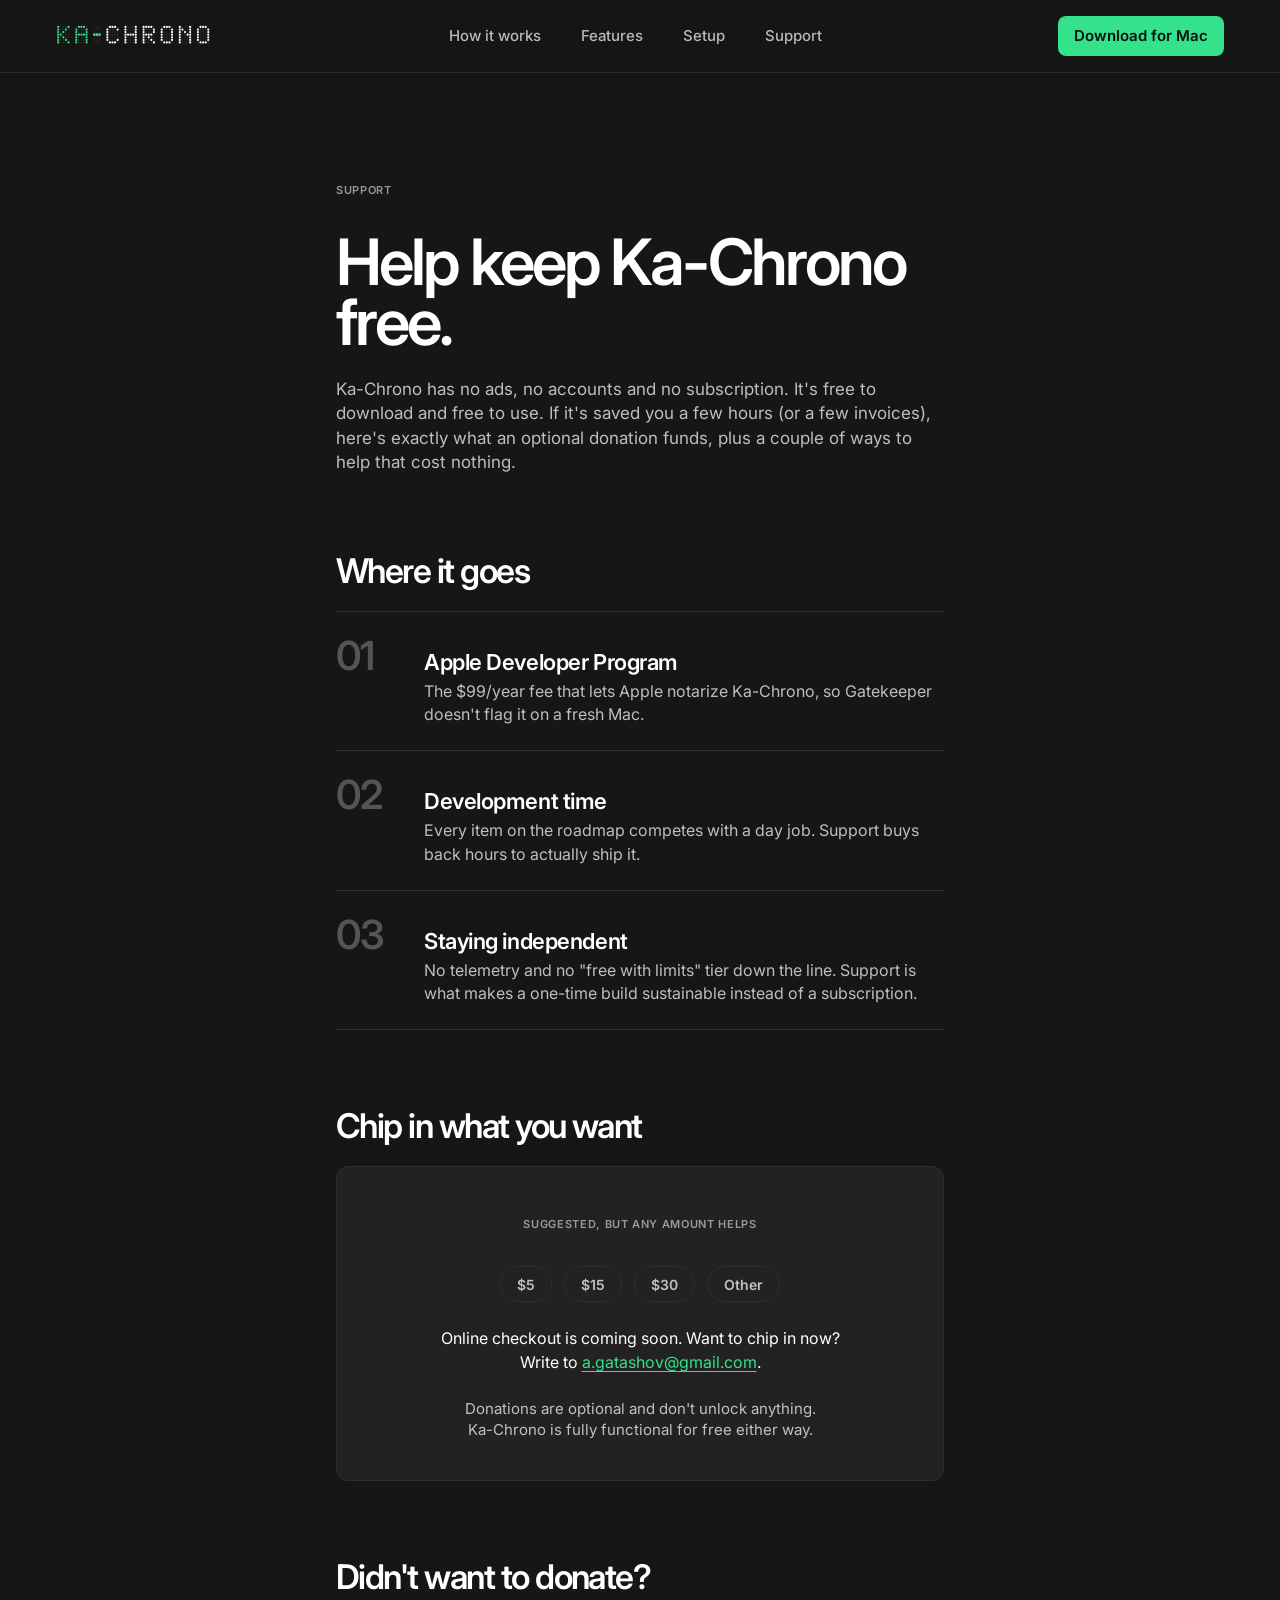
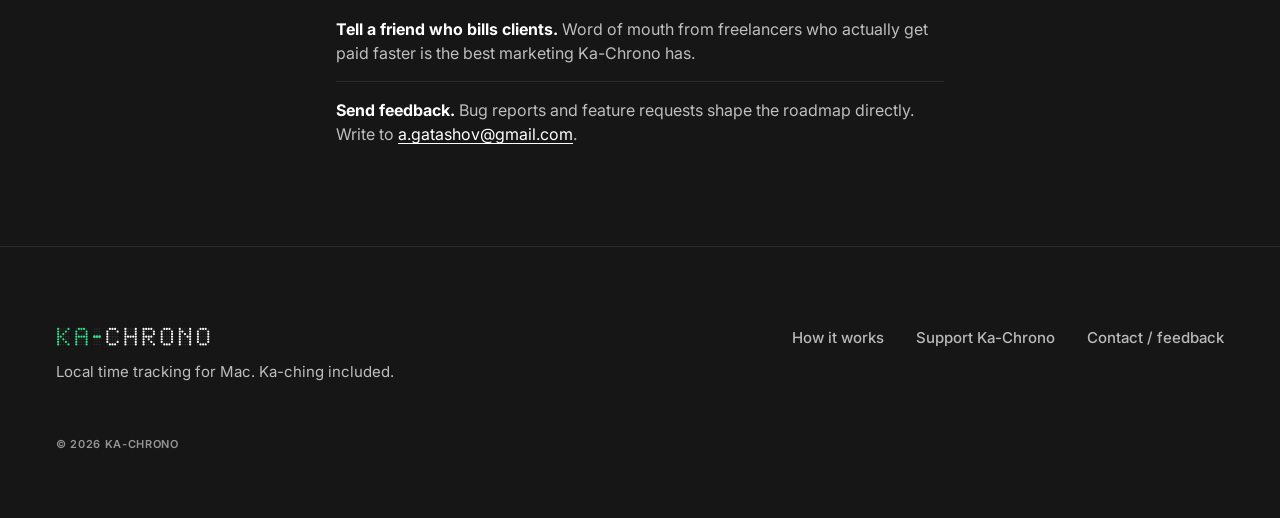
<file: donate.html>
<!--
  Ka-Chrono — Support / Donate page

  Shares the site's nav/footer chrome and design tokens with index.html,
  but is NOT a copy of its landing-page structure. index.html's job is a
  multi-section product pitch (hero + split-head sections + colorblock
  grid + feature-card grid); this page's job is a single, narrow ask, so
  it's built as one continuous document-style column (intro -> numbered
  list -> one card -> plain list) rather than reusing that section
  pattern. Ka-Chrono is a free app with no accounts or subscriptions, so this
  frames support as voluntary, not a paywall. No payment provider has
  been chosen yet, so the checkout action is a placeholder marked
  "[TBD]" per the site's existing convention (see the footer's
  "Contact / feedback" link in index.html).
-->
<!DOCTYPE html>
<html lang="en">
<head>
  <meta charset="UTF-8" />
  <meta name="viewport" content="width=device-width, initial-scale=1.0" />
  <title>Support Ka-Chrono — Help keep it free</title>
  <meta name="description" content="Ka-Chrono is free, with no accounts or subscriptions. If it's useful to you, you can help keep it built and maintained with an optional donation." />

  <meta property="og:type" content="website" />
  <meta property="og:title" content="Support Ka-Chrono — Help keep it free" />
  <meta property="og:description" content="Ka-Chrono is free, with no accounts or subscriptions. If it's useful to you, you can help keep it built and maintained with an optional donation." />
  <meta property="og:image" content="assets/kachrono-brand/web/og-image.png" />
  <meta name="twitter:card" content="summary_large_image" />

  <!-- Icon set: assets/kachrono-brand/web/ -->
  <link rel="icon" href="assets/kachrono-brand/web/favicon.ico" sizes="48x48" />
  <link rel="icon" href="assets/kachrono-brand/web/favicon.svg" type="image/svg+xml" />
  <link rel="apple-touch-icon" href="assets/kachrono-brand/web/apple-touch-icon.png" />
  <link rel="manifest" href="assets/kachrono-brand/web/site.webmanifest" />
  <meta name="theme-color" content="#121212" />

  <link rel="preconnect" href="https://fonts.googleapis.com" />
  <link rel="preconnect" href="https://fonts.gstatic.com" crossorigin />
  <link href="https://fonts.googleapis.com/css2?family=Inter:wght@400;500;600;700&family=JetBrains+Mono:wght@600&display=swap" rel="stylesheet" />

  <link rel="stylesheet" href="css/styles.css" />
</head>
<body>

  <a class="visually-hidden" href="#main">Skip to content</a>

  <!-- ============ Nav ============ -->
  <nav class="nav" id="site-nav" aria-label="Main">
    <div class="container nav-inner">
      <a href="index.html" class="nav-logo" aria-label="Ka-Chrono home">
        <img class="wordmark" src="assets/kachrono-brand/wordmark/ka-chrono-wordmark.svg" width="157" height="22" alt="" />
      </a>
      <div class="nav-links">
        <a href="index.html#how" class="btn-ghost">How it works</a>
        <a href="index.html#features" class="btn-ghost">Features</a>
        <a href="index.html#setup" class="btn-ghost">Setup</a>
        <a href="donate.html" class="btn-ghost" aria-current="page">Support</a>
      </div>
      <a href="downloads/Ka-Chrono.dmg" download class="btn-primary btn-primary--sm">Download for Mac</a>
    </div>
  </nav>

  <main id="main">
    <div class="support-page">

      <!-- ============ Intro: a short statement, not a hero pitch ============ -->
      <header class="support-intro">
        <p class="mono">Support</p>
        <h1 class="h support-heading">Help keep <span class="nowrap">Ka-Chrono</span> free.</h1>
        <p class="lede">Ka-Chrono has no ads, no accounts and no subscription. It's free to download and free to use. If it's saved you a few hours (or a few invoices), here's exactly what an optional donation funds, plus a couple of ways to help that cost nothing.</p>
      </header>

      <!-- ============ Where it goes: numbered list, not a card grid ============ -->
      <section class="support-section" aria-labelledby="funds-heading">
        <h2 class="h support-section-heading" id="funds-heading">Where it goes</h2>
        <ol class="funds-list">
          <li class="funds-row">
            <span class="funds-num" aria-hidden="true">01</span>
            <span class="funds-title">Apple Developer Program</span>
            <span class="funds-desc">The $99/year fee that lets Apple notarize Ka-Chrono, so Gatekeeper doesn't flag it on a fresh Mac.</span>
          </li>
          <li class="funds-row">
            <span class="funds-num" aria-hidden="true">02</span>
            <span class="funds-title">Development time</span>
            <span class="funds-desc">Every item on the roadmap competes with a day job. Support buys back hours to actually ship it.</span>
          </li>
          <li class="funds-row">
            <span class="funds-num" aria-hidden="true">03</span>
            <span class="funds-title">Staying independent</span>
            <span class="funds-desc">No telemetry and no "free with limits" tier down the line. Support is what makes a one-time build sustainable instead of a subscription.</span>
          </li>
        </ol>
      </section>

      <!-- ============ The ask: the one card on this page ============ -->
      <section class="support-section" id="support" aria-labelledby="support-heading">
        <h2 class="h support-section-heading" id="support-heading">Chip in what you want</h2>
        <div class="support-panel">
          <p class="mono">Suggested, but any amount helps</p>
          <div class="support-chip-row" aria-hidden="true">
            <span class="support-chip">$5</span>
            <span class="support-chip">$15</span>
            <span class="support-chip">$30</span>
            <span class="support-chip">Other</span>
          </div>
          <!-- Hidden until a payment provider is chosen:
          <a class="btn-primary" href="#" aria-disabled="true" title="TBD - payment provider not yet chosen">Continue to checkout <span class="placeholder-text">[TBD]</span></a>
          -->
          <p class="support-panel-note">Online checkout is coming soon. Want to chip in now? Write to <a href="mailto:a.gatashov@gmail.com?subject=Supporting%20Ka-Chrono">a.gatashov@gmail.com</a>.</p>
          <p class="small support-panel-caption">Donations are optional and don't unlock anything. Ka-Chrono is fully functional for free either way.</p>
        </div>
      </section>

      <!-- ============ Other ways to help: plain list, not feature cards ============ -->
      <section class="support-section" aria-labelledby="other-heading">
        <h2 class="h support-section-heading" id="other-heading">Didn't want to donate?</h2>
        <ul class="support-plainlist">
          <!-- Hidden until there's a review link:
          <li><strong>Leave a review.</strong> If Ka-Chrono's useful, a quick rating or shout-out helps far more than you'd think. <span class="placeholder-text">[TBD - review link]</span></li>
          -->
          <li><strong>Tell a friend who bills clients.</strong> Word of mouth from freelancers who actually get paid faster is the best marketing Ka-Chrono has.</li>
          <li><strong>Send feedback.</strong> Bug reports and feature requests shape the roadmap directly. Write to <a href="mailto:a.gatashov@gmail.com?subject=Ka-Chrono%20feedback">a.gatashov@gmail.com</a>.</li>
        </ul>
      </section>

    </div>
  </main>

  <!-- ============ Footer ============ -->
  <footer class="footer">
    <div class="container footer-top">
      <div class="footer-brand">
        <span class="footer-logo">
          <img class="wordmark" src="assets/kachrono-brand/wordmark/ka-chrono-wordmark.svg" width="157" height="22" alt="Ka-Chrono" />
        </span>
        <span class="small footer-tagline">Local time tracking for Mac. Ka-ching included.</span>
      </div>
      <nav class="footer-links" aria-label="Footer">
        <a href="index.html#how" class="btn-ghost">How it works</a>
        <a href="donate.html" class="btn-ghost" aria-current="page">Support Ka-Chrono</a>
        <a href="mailto:a.gatashov@gmail.com?subject=Ka-Chrono%20feedback" class="btn-ghost">Contact / feedback</a>
      </nav>
    </div>

    <div class="container">
      <p class="mono footer-copyright">&copy; 2026 Ka-Chrono</p>
    </div>
  </footer>

  <script src="js/script.js"></script>
</body>
</html>
</file>
<file: css/styles.css>
/*
  Ka-Chrono — Marketing site styles (Option C — dark + colour blocks)

  Rebuilt to match "Option C — dark + colour blocks" (a design-tool mockup
  at a fixed 1440px canvas) faithfully in a real, responsive, accessible
  stylesheet — per that mockup's own README: replicate the values (color,
  type, spacing, radius), not the markup. This fully supersedes the earlier
  light-theme "Option B" stylesheet. Class names below intentionally echo
  the mockup's own (.win, .bar, .dot, .sk, .mono, .clock, .h, .lbl→.small,
  .mut→.lede) so the mapping stays traceable.
*/

:root {
  /* Colors — full dark theme; page background is #161616 throughout, not
     just isolated sections. */
  --color-background: #161616;
  --color-surface: #1c1c1c;
  --color-surface-raised: #222222;
  --color-border: #2a2a2a;
  --color-border-strong: #2e2e2e;
  --color-skeleton: #333333;
  --color-dot-muted: #3a3a3a;

  --color-text-primary: #ffffff;
  --color-text-secondary: rgba(255, 255, 255, 0.72);
  --color-text-tertiary: rgba(255, 255, 255, 0.55);
  --color-text-quiet: #555555;
  --color-watermark: #222222;

  --color-orange: #ff7a00;
  --color-mint: #33e28a;

  /* Hero day-dial categorical colours — distinguishing simultaneous
     clients in the decorative hero animation, not a second brand accent. */
  --color-dial-a: #bd5e73;
  --color-dial-b: #ff7a00;
  --color-dial-c: #ffd23f;
  --color-dial-admin: #5a5a5a;

  /* Brand kit "ghost" dot — the muted track colour behind each ring's
     coloured dots (see assets/kachrono-brand/ (see kachrono-brand/README.md)). */
  --color-ghost: #333333;

  /* Typography */
  --font-display: 'Inter', system-ui, -apple-system, "Segoe UI", Roboto, sans-serif;
  --font-mono: 'JetBrains Mono', 'SF Mono', ui-monospace, monospace;

  --tracking-heading: -0.045em;

  /* Spacing */
  --spacing-4: 4px;
  --spacing-8: 8px;
  --spacing-12: 12px;
  --spacing-16: 16px;
  --spacing-20: 20px;
  --spacing-24: 24px;
  --spacing-28: 28px;
  --spacing-32: 32px;
  --spacing-40: 40px;
  --spacing-56: 56px;
  --spacing-80: 80px;
  --spacing-100: 100px;

  /* Layout */
  --container-max: 1320px;
  --container-gutter: 24px;
  --section-gap: 140px;
  --section-gap-mobile: 88px;

  /* Radius */
  --radius-button: 8px;
  --radius-window: 12px;
  --radius-card: 8px;
  --radius-full: 999px;

  --ease-out: cubic-bezier(0.16, 1, 0.3, 1);
  --reveal-distance: 20px;
  --reveal-duration: 0.7s;

  /* One size for every section's h2 */
  --font-size-section-heading: clamp(36px, 7vw, 80px);
}

/* ---------- Reset ---------- */

*,
*::before,
*::after {
  box-sizing: border-box;
}

html {
  color-scheme: dark;
  -webkit-text-size-adjust: 100%;
  scroll-behavior: smooth;
  scroll-padding-top: 88px;
}

body {
  margin: 0;
  background: var(--color-background);
  color: var(--color-text-primary);
  font-family: var(--font-display);
  font-size: 16px;
  font-weight: 400;
  line-height: 1.5;
  -webkit-font-smoothing: antialiased;
}

img,
svg {
  max-width: 100%;
  display: block;
}

a {
  color: inherit;
  text-decoration: none;
}

ul,
ol {
  margin: 0;
  padding: 0;
}

button {
  font-family: inherit;
}

a:focus-visible,
button:focus-visible,
.btn-primary:focus-visible,
.btn-ghost:focus-visible {
  outline: 2px solid var(--color-mint);
  outline-offset: 2px;
  border-radius: var(--radius-button);
}

/* ---------- Shared type primitives (named to match the reference mockup) ---------- */

.h {
  margin: 0;
  font-weight: 600;
  letter-spacing: var(--tracking-heading);
  line-height: 0.94;
  color: var(--color-text-primary);
}

.mono {
  font-family: var(--font-display);
  font-size: 11px;
  font-weight: 600;
  line-height: 1.2;
  letter-spacing: 0.06em;
  text-transform: uppercase;
  color: var(--color-text-tertiary);
}

.clock {
  font-family: var(--font-mono);
  font-weight: 600;
  line-height: 1;
  font-variant-numeric: tabular-nums;
  letter-spacing: 0;
  color: var(--color-text-primary);
}

/* The mockup's larger intro paragraphs ("mut" at 17px/1.45). */
.lede {
  margin: 0;
  font-size: 17px;
  line-height: 1.45;
  font-weight: 400;
  color: var(--color-text-secondary);
}

/* The mockup's smaller copy ("mut" at 14–15px). */
.small {
  font-size: 15px;
  line-height: 1.4;
  color: var(--color-text-secondary);
  margin: 0;
}

/* Mint accent — used for highlighted words in headlines, numbered feature
   labels, and the live-clock/CTA accents. */
.accent {
  color: var(--color-mint);
}

/* ---------- Window / dot / skeleton primitives ---------- */

.win {
  background: var(--color-surface);
  border: 1px solid var(--color-border-strong);
  border-radius: var(--radius-window);
  overflow: hidden;
}

.bar {
  height: 34px;
  border-bottom: 1px solid var(--color-border-strong);
  display: flex;
  align-items: center;
  gap: 6px;
  padding: 0 12px;
  box-sizing: border-box;
}

.dot {
  width: 7px;
  height: 7px;
  border-radius: 50%;
  background: var(--color-dot-muted);
  flex: none;
}

.sk {
  height: 8px;
  border-radius: 4px;
  background: var(--color-skeleton);
  display: inline-block;
}

/* ---------- Buttons ---------- */

.btn-primary {
  display: inline-flex;
  align-items: center;
  justify-content: center;
  gap: var(--spacing-8);
  height: 48px;
  padding: 0 20px;
  border-radius: var(--radius-button);
  background: var(--color-mint);
  color: #0b0d10;
  font-size: 15px;
  font-weight: 600;
  border: 0;
  white-space: nowrap;
  cursor: pointer;
  transition: filter 0.15s ease, transform 0.15s ease-out;
}

.btn-primary:hover {
  color: #0b0d10;
  filter: brightness(1.06);
}

.btn-primary--sm {
  height: 40px;
  padding: 0 16px;
}

.btn-ghost {
  font-size: 15px;
  font-weight: 500;
  color: rgba(255, 255, 255, 0.7);
  transition: color 0.15s ease;
}

.btn-ghost:hover {
  color: var(--color-mint);
}

/* ---------- Motion / reveal ---------- */

.reveal {
  opacity: 0;
  transform: translateY(var(--reveal-distance));
  transition: opacity var(--reveal-duration) var(--ease-out),
    transform var(--reveal-duration) var(--ease-out);
  transition-delay: var(--reveal-delay, 0s);
}

.reveal.is-visible {
  opacity: 1;
  transform: translateY(0);
}

@media (prefers-reduced-motion: reduce) {
  .reveal {
    opacity: 1 !important;
    transform: none !important;
    transition: none !important;
  }
}

/* ---------- Layout helpers ---------- */

.container {
  max-width: var(--container-max);
  margin-inline: auto;
  padding-inline: var(--container-gutter);
}

@media (min-width: 900px) {
  .container {
    padding-inline: var(--spacing-56);
  }
}

.section {
  padding-block: var(--spacing-80);
  box-sizing: border-box;
}

@media (min-width: 900px) {
  .section {
    padding-block: var(--section-gap);
  }
}

.section--divider {
  border-top: 1px solid var(--color-border);
}

.visually-hidden {
  position: absolute;
  width: 1px;
  height: 1px;
  padding: 0;
  margin: -1px;
  overflow: hidden;
  clip: rect(0, 0, 0, 0);
  white-space: nowrap;
  border: 0;
}

/* Shared "heading left, intro paragraph right" header row used by "The
   app" and "Why Ka-Chrono". */
.split-head {
  display: flex;
  flex-direction: column;
  gap: var(--spacing-24);
}

@media (min-width: 900px) {
  .split-head {
    flex-direction: row;
    justify-content: space-between;
    align-items: flex-end;
    gap: var(--spacing-40);
  }
}

.split-head-main .mono {
  margin-bottom: var(--spacing-24);
}

.split-head-main .h {
  font-size: var(--font-size-section-heading);
}

.split-head-aside {
  max-width: 400px;
  margin: 0;
}

/* ---------- Nav ---------- */

.nav {
  position: sticky;
  top: 0;
  z-index: 100;
  width: 100%;
  background: rgba(22, 22, 22, 0.7);
  backdrop-filter: blur(14px);
  -webkit-backdrop-filter: blur(14px);
  border-bottom: 1px solid var(--color-border);
  transition: background-color 0.2s ease, border-color 0.2s ease, box-shadow 0.2s ease;
}

.nav.is-scrolled {
  background: rgba(22, 22, 22, 0.92);
  border-bottom-color: var(--color-border-strong);
  box-shadow: 0 10px 30px rgba(0, 0, 0, 0.35);
}

.nav-inner {
  height: 72px;
  display: flex;
  align-items: center;
  justify-content: space-between;
  gap: var(--spacing-24);
}

.wordmark {
  flex: none;
  display: block;
}

/* Keeps hyphenated brand words (Ka-Chrono, ka-ching) from breaking across lines in headings. */
.nowrap {
  white-space: nowrap;
}

.nav-logo {
  display: flex;
  align-items: center;
  flex: none;
}

.nav-links {
  display: flex;
  align-items: center;
  gap: var(--spacing-40);
}

@media (max-width: 899px) {
  .nav-links {
    display: none;
  }
}

/* ---------- Hero + how-it-works: one viewport-filling group ----------
   Grouped in the source design as one unit — together they fill the
   screen (100vh minus the sticky nav's own 72px). The colour-block band
   is pinned to ~30% of that height (never below its own content's
   floor); the hero is the remaining ~70% and centers its copy within
   that space, so any leftover room reads as generous padding around
   the hero text rather than as a gap before unrelated content. */

.intro-group {
  position: relative;
  overflow: hidden;
  display: flex;
  flex-direction: column;
  min-height: calc(100vh - 72px);
  min-height: calc(100svh - 72px);
  box-sizing: border-box;
}

.intro-group .hero {
  flex: 1;
  display: flex;
  flex-direction: column;
  justify-content: center;
}

.intro-group #how {
  position: relative;
  z-index: 2;
  flex: none;
  min-height: 30vh;
  min-height: 30svh;
}

.hero {
  padding-block: var(--spacing-56) var(--spacing-56);
}

@media (min-width: 900px) {
  .hero {
    padding-block: var(--spacing-100) var(--spacing-56);
  }
}

.hero-inner {
  position: relative;
  z-index: 2;
  display: flex;
  flex-direction: column;
  gap: var(--spacing-40);
}

@media (min-width: 900px) {
  .hero-inner {
    flex-direction: row;
    justify-content: space-between;
    align-items: flex-end;
    gap: var(--spacing-32);
  }
}

.hero-heading {
  font-size: clamp(40px, 9vw, 112px);
}

.hero-aside {
  display: flex;
  flex-direction: column;
  gap: var(--spacing-28);
  max-width: 360px;
}

.hero-actions {
  display: flex;
  flex-wrap: wrap;
  align-items: center;
  gap: var(--spacing-24);
}

/* ---------- Hero background: live day dial + glass chips ----------
   Decorative only (aria-hidden) — a looping animation of a tracked day
   filling in per-client arcs, then revealing a statement card. Hidden
   below 900px so the mobile hero stays a plain background. This is the
   one place on the site that uses blur/shadow "glass" treatment and a
   small categorical colour set, scoped entirely to this hero. */

.hero-bg {
  position: absolute;
  inset: 0;
  z-index: 0;
  pointer-events: none;
}

@media (max-width: 899px) {
  .hero-bg {
    display: none;
  }
}

.hero-bg-back,
.hero-bg-front {
  position: absolute;
  inset: 0;
  transition: transform 0.6s cubic-bezier(0.2, 0, 0, 1);
}

.hero-bg-back {
  /* Gives the dial's own hover tilt (below) a 3D vanishing point to
     rotate against, instead of looking like a flat sticker turning. */
  perspective: 1200px;
}

.hero-bg-glow {
  position: absolute;
  width: min(46vw, 620px);
  height: min(46vw, 620px);
  border-radius: 50%;
  opacity: 0.22;
  animation: heroDrift 16s ease-in-out infinite;
}

.hero-bg-glow--a {
  left: 32%;
  top: 14%;
  background: radial-gradient(circle, var(--color-dial-a) 0%, transparent 68%);
}

.hero-bg-glow--b {
  left: 54%;
  top: 46%;
  background: radial-gradient(circle, var(--color-orange) 0%, transparent 68%);
  animation-delay: -6s;
}

@keyframes heroDrift {
  0%, 100% { transform: translate(0, 0); }
  50% { transform: translate(-18px, 14px); }
}

.hero-dial-wrap {
  position: absolute;
  left: 50%;
  top: 50%;
  transform: translate(-50%, -50%);
  width: min(96vw, 82vh, 1200px);
  height: min(96vw, 82vh, 1200px);
  opacity: 0.9;
  transition: transform 0.4s cubic-bezier(0.2, 0, 0, 1);
  will-change: transform;
}

.hero-dial {
  width: 100%;
  height: 100%;
  display: block;
}

/* A soft cursor-follow highlight on the dial itself (on top of the
   pointer-tilt below) — brightens whichever arcs are under the cursor
   instead of just sliding the whole layer, so hovering feels like it's
   touching the dial rather than panning a background image. */
.hero-dial-spotlight {
  position: absolute;
  inset: 0;
  border-radius: 50%;
  background: radial-gradient(240px circle at var(--spot-x, 50%) var(--spot-y, 50%), rgba(255, 255, 255, 0.4), rgba(255, 255, 255, 0) 70%);
  mix-blend-mode: screen;
  opacity: 0;
  transition: opacity 0.3s ease;
  pointer-events: none;
}

.hero-dial-spotlight.is-active {
  opacity: 1;
}

.hero-dial-face {
  fill: rgba(255, 255, 255, 0.025);
  stroke: rgba(255, 255, 255, 0.1);
  stroke-width: 1;
}

.hero-dial-tick {
  stroke: rgba(255, 255, 255, 0.28);
  stroke-width: 2;
  stroke-linecap: round;
}

.hero-dial-tick-label {
  font-family: var(--font-mono);
  font-size: 14px;
  fill: rgba(255, 255, 255, 0.42);
  text-anchor: middle;
  dominant-baseline: middle;
}

.hero-dial-track {
  fill: none;
  stroke: rgba(255, 255, 255, 0.05);
}

.hero-dial-ghost {
  fill: none;
  stroke: rgba(255, 255, 255, 0.09);
}

.hero-dial-seg {
  fill: none;
  transition: stroke-dasharray 0.1s linear, opacity 0.2s;
}

.hero-dial-ring {
  transition: opacity 0.4s;
}

.hero-dial-ring.dim {
  opacity: 0.2;
}

.hero-dial-hand-glow {
  stroke: var(--color-mint);
  stroke-width: 8;
  opacity: 0.5;
}

.hero-dial-hand-line {
  stroke-width: 2.5;
  stroke-linecap: round;
}

.hero-dial-hand-dot {
  fill: var(--color-mint);
}

.hero-scrim {
  position: absolute;
  inset: 0;
  z-index: 1;
  /* Uniform tint, not a directional fade — the dial now sits centered
     behind the whole hero (headline AND aside), not just peeking in
     from one side, so contrast needs to hold everywhere equally. */
  background: rgba(22, 22, 22, 0.6);
  pointer-events: none;
}

@media (max-width: 899px) {
  .hero-scrim {
    display: none;
  }
}

.hero-chip {
  position: absolute;
  background: linear-gradient(135deg, rgba(255, 255, 255, 0.14), rgba(255, 255, 255, 0.04));
  -webkit-backdrop-filter: blur(22px) saturate(160%);
  backdrop-filter: blur(22px) saturate(160%);
  border: 1px solid rgba(255, 255, 255, 0.18);
  box-shadow: inset 0 1px 0 rgba(255, 255, 255, 0.3), 0 24px 60px rgba(0, 0, 0, 0.35);
  color: #ffffff;
}

.hero-chip-row--top {
  position: absolute;
  top: 7%;
  left: 0;
  right: 0;
  display: flex;
  justify-content: center;
}

.hero-chip-row--top .hero-chip {
  position: static;
}

.hero-chip--status {
  height: 44px;
  padding: 0 16px;
  border-radius: var(--radius-full);
  display: inline-flex;
  align-items: center;
  gap: 10px;
  font-size: 13px;
  font-weight: 600;
  animation: heroFloatA 7s ease-in-out infinite;
}

.hero-chip-dot {
  width: 9px;
  height: 9px;
  border-radius: 50%;
  background: var(--color-mint);
  animation: heroPulse 2s ease-in-out infinite;
}

.hero-chip--who {
  right: 6%;
  top: 18%;
  width: 240px;
  padding: 14px 16px;
  border-radius: var(--radius-card);
  box-sizing: border-box;
  display: flex;
  flex-direction: column;
  gap: 8px;
  animation: heroFloatB 8.5s ease-in-out infinite;
}

.hero-chip-label {
  font-size: 10px;
}

.hero-chip-who-row {
  display: flex;
  align-items: flex-start;
  gap: 10px;
  font-size: 15px;
  font-weight: 600;
  line-height: 1.35;
  transition: opacity 0.2s;
}

.hero-chip-who-dot {
  width: 10px;
  height: 10px;
  margin-top: 4px;
  border-radius: 3px;
  flex: none;
  background: var(--color-dial-a);
  transition: background-color 0.25s;
}

/* Statement state: the "sent to your Sheet" link sits on its own row
   under the client name, split off by a hairline. Hidden while empty. */
.hero-chip-link {
  margin-top: 2px;
  padding-top: 10px;
  border-top: 1px solid rgba(255, 255, 255, 0.12);
  font-size: 13px;
  font-weight: 600;
  line-height: 1.35;
  color: var(--color-mint);
  transition: opacity 0.2s;
}

.hero-chip-link:empty {
  display: none;
}

.hero-chip--who.is-statement {
  border-color: rgba(51, 226, 138, 0.35);
  transition: border-color 0.4s ease;
}

@keyframes heroFloatA {
  0%, 100% { transform: translateY(0); }
  50% { transform: translateY(-8px); }
}

@keyframes heroFloatB {
  0%, 100% { transform: translateY(-4px); }
  50% { transform: translateY(5px); }
}

@keyframes heroPulse {
  0%, 100% { box-shadow: 0 0 0 0 rgba(51, 226, 138, 0.5); }
  50% { box-shadow: 0 0 0 6px rgba(51, 226, 138, 0); }
}

@media (prefers-reduced-motion: reduce) {
  .hero-bg-back,
  .hero-bg-front,
  .hero-bg-glow,
  .hero-chip--status,
  .hero-chip-dot,
  .hero-chip--who,
  .hero-dial-ring,
  .hero-dial-seg,
  .hero-dial-wrap,
  .hero-dial-spotlight {
    animation: none !important;
    transition: none !important;
  }
}

/* ---------- How it works / Requirements: neutral bordered bands ----------
   Capped to the same width as .container — the blocks sit flush against
   each other (divided by a border, not a gutter) and the band aligns to
   the site's content grid edges rather than bleeding to the browser
   window edges. Neutral (no background fill, bordered) rather than the
   earlier flat-colour-per-block treatment — mirrors the Features grid's
   bordered-cell look for consistency. */

.colorblock-grid {
  max-width: var(--container-max);
  margin-inline: auto;
  padding-inline: var(--container-gutter);
  box-sizing: border-box;
  display: grid;
  grid-template-columns: 1fr;
}

@media (min-width: 900px) {
  .colorblock-grid {
    padding-inline: var(--spacing-56);
  }
}

@media (min-width: 780px) {
  .colorblock-grid {
    grid-template-columns: repeat(3, minmax(0, 1fr));
  }
}

.colorblock {
  box-sizing: border-box;
  padding: var(--spacing-28) var(--spacing-32);
  min-height: 260px;
  border-top: 1px solid var(--color-border);
  display: flex;
  flex-direction: column;
  justify-content: space-between;
  gap: var(--spacing-24);
  color: var(--color-text-primary);
}

@media (min-width: 780px) {
  .colorblock {
    min-height: 300px;
  }

  .colorblock + .colorblock {
    border-left: 1px solid var(--color-border);
  }
}

.colorblock-top {
  display: flex;
  justify-content: space-between;
  align-items: center;
  gap: var(--spacing-16);
}

.colorblock-title {
  margin: 0;
  font-size: clamp(22px, 3.2vw, 30px);
  font-weight: 600;
  letter-spacing: -0.03em;
}

.colorblock-copy {
  margin: 8px 0 0;
  font-size: 15px;
  line-height: 1.4;
  max-width: 38ch;
}

/* The "How it works" band sits directly under the hero's dial animation
   — its own bordered-card look (shared with the Requirements band via
   .colorblock) reads as a solid panel cutting off that atmosphere, so
   its borders are transparent here, scoped to this instance only. */
#how.colorblock-grid .colorblock,
#how .colorblock + .colorblock {
  border-color: transparent;
}

#how .colorblock {
  justify-content: flex-start;
  gap: 48px;
}

.colorblock--req {
  min-height: 180px;
}

@media (min-width: 780px) {
  .colorblock--req {
    min-height: 220px;
  }
}

.colorblock-reqtext {
  margin: 0;
  font-size: clamp(19px, 2.6vw, 26px);
  font-weight: 600;
  letter-spacing: -0.025em;
  line-height: 1.15;
  max-width: 34ch;
}

/* ---------- The app: native screenshot mock ---------- */

.appscreen {
  margin-top: var(--spacing-56);
}

@media (min-width: 900px) {
  .appscreen {
    margin-top: var(--spacing-80);
  }
}

.appscreen-bar-label {
  flex: 1;
  text-align: center;
  color: var(--color-text-tertiary);
}

.appscreen-body {
  display: flex;
  flex-direction: column;
}

@media (min-width: 780px) {
  .appscreen-body {
    flex-direction: row;
  }
}

.appscreen-sidebar {
  border-bottom: 1px solid var(--color-border-strong);
  padding: var(--spacing-24);
  display: flex;
  flex-direction: column;
  gap: 14px;
}

@media (min-width: 780px) {
  .appscreen-sidebar {
    width: 260px;
    flex: none;
    border-bottom: none;
    border-right: 1px solid var(--color-border-strong);
  }
}

.appscreen-client {
  font-size: 14px;
  font-weight: 600;
}

.appscreen-project {
  font-size: 14px;
  padding-left: 12px;
}

.appscreen-main {
  flex: 1;
  display: flex;
  flex-direction: column;
  min-width: 0;
}

.appscreen-now {
  min-height: 104px;
  border-bottom: 1px solid var(--color-border-strong);
  display: flex;
  flex-wrap: wrap;
  align-items: center;
  justify-content: space-between;
  gap: var(--spacing-16);
  padding: var(--spacing-16) var(--spacing-24);
}

@media (min-width: 640px) {
  .appscreen-now {
    padding: 0 28px;
  }
}

.appscreen-now-label {
  display: flex;
  flex-direction: column;
  gap: 8px;
}

.appscreen-now-title {
  font-size: 17px;
  font-weight: 600;
}

.appscreen-now-right {
  display: flex;
  align-items: center;
  gap: 14px;
}

.appscreen-now-right .clock {
  font-size: clamp(24px, 5vw, 40px);
}

.status-dot {
  width: 12px;
  height: 12px;
  border-radius: 50%;
  background: var(--color-mint);
  flex: none;
}

.appscreen-rows {
  flex: 1;
  padding: var(--spacing-20) var(--spacing-24);
  display: flex;
  flex-direction: column;
  gap: 10px;
}

@media (min-width: 640px) {
  .appscreen-rows {
    padding: 20px 28px;
  }
}

.appscreen-row {
  height: 52px;
  background: var(--color-surface-raised);
  border: 1px solid var(--color-border-strong);
  border-radius: 6px;
  display: flex;
  align-items: center;
  justify-content: space-between;
  padding: 0 16px;
  gap: var(--spacing-16);
}

.appscreen-row .clock {
  font-size: 14px;
  color: rgba(255, 255, 255, 0.6);
  flex: none;
}

/* ---------- Why Ka-Chrono: transfer loop ----------
   Adapted from a design-tool reference (temp files/Why Ka-Chrono · V7b
   Proportion, transfer loop-html.zip) — values and dot geometry
   replicated (the ring/track coordinates are the brand kit's own icon
   geometry, not invented here), markup and animation names rebuilt as
   semantic classes rather than the mockup's inline styles. A 10s loop:
   a wave of mint dots travels the centre track, the "Generate statement"
   pill pulses, and the right-hand ring's first arc reveals in rose —
   the one moment anything leaves the left ring's fully-local 100%. */

.transfer-grid {
  margin-top: var(--spacing-56);
  display: flex;
  flex-direction: column;
  gap: var(--spacing-56);
}

@media (min-width: 900px) {
  .transfer-grid {
    display: grid;
    grid-template-columns: minmax(0, 1fr) auto minmax(0, 1fr);
    align-items: start;
    gap: var(--spacing-32);
  }
}

.transfer-col--right {
  text-align: right;
}

.transfer-ring-row {
  display: flex;
  align-items: center;
  gap: var(--spacing-20);
}

.transfer-ring-row--reverse {
  flex-direction: row-reverse;
}

.transfer-ring {
  flex: none;
  width: clamp(120px, 15vw, 180px);
  height: clamp(120px, 15vw, 180px);
}

.transfer-stat {
  font-size: clamp(40px, 5vw, 56px);
  letter-spacing: -0.03em;
  color: var(--color-text-primary);
}

.transfer-stat-label {
  margin-top: 10px;
  display: flex;
  align-items: center;
  gap: 8px;
  font-size: 15px;
  font-weight: 500;
  color: var(--color-text-secondary);
}

.transfer-stat-label--right {
  justify-content: flex-end;
}

.transfer-stat-label svg {
  flex: none;
}

.transfer-list-wrap {
  margin-top: var(--spacing-24);
  border-top: 1px solid var(--color-border-strong);
  padding-top: var(--spacing-20);
}

.transfer-list {
  list-style: none;
  margin: 0;
  padding: 0;
  display: flex;
  flex-direction: column;
  gap: 9px;
  font-size: 17px;
  font-weight: 500;
  letter-spacing: -0.02em;
  line-height: 1.3;
  color: var(--color-text-secondary);
}

.transfer-col--right .transfer-list {
  align-items: flex-end;
}

.transfer-center {
  display: flex;
  flex-direction: column;
  align-items: center;
  gap: var(--spacing-16);
  padding-top: var(--spacing-24);
}

@media (min-width: 900px) {
  .transfer-center {
    padding-top: 56px;
  }
}

.transfer-track {
  width: min(260px, 70vw);
  height: 20px;
}

.transfer-pill {
  display: inline-flex;
  align-items: center;
  height: 32px;
  padding: 0 14px;
  border-radius: var(--radius-full);
  background: var(--color-mint);
  color: #0b0d10;
  font-size: 13px;
  font-weight: 600;
  white-space: nowrap;
  animation: transferPress 10s infinite;
}

.transfer-caption {
  color: var(--color-text-tertiary);
}

/* ---------- Dot colours, shared across the ring/track SVGs ---------- */

.dot-rose {
  fill: var(--color-dial-a);
}

.dot-orange {
  fill: var(--color-dial-b);
}

.dot-yellow {
  fill: var(--color-dial-c);
}

.dot-ghost {
  fill: var(--color-ghost);
}

.dot-mint {
  fill: var(--color-mint);
}

.why-anim {
  animation-duration: 10s;
  animation-iteration-count: infinite;
  animation-timing-function: linear;
  opacity: 0;
}

@keyframes transferPress {
  0%, 16% { transform: none; filter: none; }
  19% { transform: scale(0.95); filter: brightness(1.2); }
  23%, 100% { transform: none; filter: none; }
}

@keyframes why-b0 { 0%, 22.0% { opacity: 0; } 23.5%, 28.0% { opacity: 1; } 31.0%, 100% { opacity: 0; } }
@keyframes why-b1 { 0%, 23.1% { opacity: 0; } 24.6%, 29.1% { opacity: 1; } 32.1%, 100% { opacity: 0; } }
@keyframes why-b2 { 0%, 24.2% { opacity: 0; } 25.7%, 30.2% { opacity: 1; } 33.2%, 100% { opacity: 0; } }
@keyframes why-b3 { 0%, 25.3% { opacity: 0; } 26.8%, 31.3% { opacity: 1; } 34.3%, 100% { opacity: 0; } }
@keyframes why-b4 { 0%, 26.4% { opacity: 0; } 27.9%, 32.4% { opacity: 1; } 35.4%, 100% { opacity: 0; } }
@keyframes why-b5 { 0%, 27.5% { opacity: 0; } 29.0%, 33.5% { opacity: 1; } 36.5%, 100% { opacity: 0; } }
@keyframes why-b6 { 0%, 28.6% { opacity: 0; } 30.1%, 34.6% { opacity: 1; } 37.6%, 100% { opacity: 0; } }
@keyframes why-b7 { 0%, 29.7% { opacity: 0; } 31.2%, 35.7% { opacity: 1; } 38.7%, 100% { opacity: 0; } }
@keyframes why-b8 { 0%, 30.8% { opacity: 0; } 32.3%, 36.8% { opacity: 1; } 39.8%, 100% { opacity: 0; } }
@keyframes why-b9 { 0%, 31.9% { opacity: 0; } 33.4%, 37.9% { opacity: 1; } 40.9%, 100% { opacity: 0; } }
@keyframes why-b10 { 0%, 33.0% { opacity: 0; } 34.5%, 39.0% { opacity: 1; } 42.0%, 100% { opacity: 0; } }
@keyframes why-b11 { 0%, 34.1% { opacity: 0; } 35.6%, 40.1% { opacity: 1; } 43.1%, 100% { opacity: 0; } }
@keyframes why-b12 { 0%, 35.2% { opacity: 0; } 36.7%, 41.2% { opacity: 1; } 44.2%, 100% { opacity: 0; } }
@keyframes why-b13 { 0%, 36.3% { opacity: 0; } 37.8%, 42.3% { opacity: 1; } 45.3%, 100% { opacity: 0; } }
@keyframes why-b14 { 0%, 37.4% { opacity: 0; } 38.9%, 43.4% { opacity: 1; } 46.4%, 100% { opacity: 0; } }

@keyframes why-r0 { 0%, 38.0% { opacity: 0; } 39.5%, 88% { opacity: 1; } 91.0%, 100% { opacity: 0; } }
@keyframes why-r1 { 0%, 41.2% { opacity: 0; } 42.7%, 88% { opacity: 1; } 91.0%, 100% { opacity: 0; } }
@keyframes why-r2 { 0%, 44.4% { opacity: 0; } 45.9%, 88% { opacity: 1; } 91.0%, 100% { opacity: 0; } }
@keyframes why-r3 { 0%, 47.6% { opacity: 0; } 49.1%, 88% { opacity: 1; } 91.0%, 100% { opacity: 0; } }
@keyframes why-r4 { 0%, 50.8% { opacity: 0; } 52.3%, 88% { opacity: 1; } 91.0%, 100% { opacity: 0; } }
@keyframes why-r5 { 0%, 54.0% { opacity: 0; } 55.5%, 88% { opacity: 1; } 91.0%, 100% { opacity: 0; } }
@keyframes why-r6 { 0%, 57.2% { opacity: 0; } 58.7%, 88% { opacity: 1; } 91.0%, 100% { opacity: 0; } }
@keyframes why-r7 { 0%, 60.4% { opacity: 0; } 61.9%, 88% { opacity: 1; } 91.0%, 100% { opacity: 0; } }
@keyframes why-r8 { 0%, 63.6% { opacity: 0; } 65.1%, 88% { opacity: 1; } 91.0%, 100% { opacity: 0; } }
@keyframes why-r9 { 0%, 66.8% { opacity: 0; } 68.3%, 88% { opacity: 1; } 91.0%, 100% { opacity: 0; } }

@media (prefers-reduced-motion: reduce) {
  .why-anim {
    animation: none;
    opacity: 1;
  }

  .transfer-pill {
    animation: none;
  }
}

/* ---------- Features: animated bento grid ----------
   Values from "Features · F2b Bento, honed + animated" (1440px mockup):
   4-col grid, rows 1fr 1fr 96px, 14px gap, 600px tall at desktop. The
   large "core" card spans cols 1–2 / rows 1–2; the bar card spans all
   four columns. Collapses to 2 cols below 1000px and 1 col below 640px. */

.features-heading {
  font-size: var(--font-size-section-heading);
  margin-top: 22px;
}

.bento {
  margin-top: var(--spacing-28);
  display: grid;
  grid-template-columns: 1fr;
  gap: 14px;
}

@media (min-width: 640px) {
  .bento {
    grid-template-columns: repeat(2, minmax(0, 1fr));
  }

  .bento-card--core,
  .bento-card--bar {
    grid-column: 1 / -1;
  }
}

@media (min-width: 1000px) {
  .bento {
    grid-template-columns: repeat(4, minmax(0, 1fr));
    grid-template-rows: 1fr 1fr 96px;
    height: 600px;
  }

  .bento-card--core {
    grid-column: 1 / 3;
    grid-row: 1 / 3;
  }
}

.bento-card {
  box-sizing: border-box;
  min-width: 0;
  background: var(--color-surface);
  border: 1px solid var(--color-border);
  border-radius: var(--radius-card);
  padding: 22px;
  display: flex;
  flex-direction: column;
  justify-content: space-between;
  gap: 14px;
  transition: opacity var(--reveal-duration) var(--ease-out),
    transform var(--reveal-duration) var(--ease-out), border-color 0.2s ease;
  transition-delay: var(--reveal-delay, 0s), var(--reveal-delay, 0s), 0s;
}

.bento-card:hover {
  border-color: var(--color-dot-muted);
}

.bento-card--core {
  background: var(--color-surface);
  border-color: var(--color-border-strong);
  padding: var(--spacing-28);
  gap: 18px;
}

.bento-card--bar {
  padding: 22px;
}

@media (min-width: 780px) {
  .bento-card--bar {
    flex-direction: row;
    justify-content: flex-start;
    align-items: center;
    gap: var(--spacing-24);
    padding: 0 26px;
    min-height: 96px;
  }
}

.bento-kicker {
  margin: 0 0 12px;
  color: var(--color-mint);
  display: flex;
  flex-wrap: wrap;
  gap: 10px;
  align-items: center;
}

.bento-sent {
  background: var(--color-mint);
  color: #0b0d10;
  border-radius: var(--radius-full);
  padding: 3px 10px;
  letter-spacing: 0.04em;
  animation: bento-sent 9s infinite;
}

.bento-title {
  margin: 0;
  font-size: 21px;
  font-weight: 600;
  letter-spacing: -0.03em;
  line-height: 1.1;
}

.bento-title--lg {
  font-size: clamp(28px, 3.4vw, 40px);
}

.bento-copy {
  margin: 8px 0 0;
  font-size: 13.5px;
  line-height: 1.45;
  color: var(--color-text-secondary);
}

.bento-copy--lg {
  margin-top: 10px;
  font-size: 16px;
  max-width: 440px;
}

@media (min-width: 780px) {
  .bento-bar-title {
    flex: none;
    width: 300px;
  }

  .bento-bar-copy {
    margin-top: 0;
    font-size: 14px;
  }
}

/* Statement mock inside the core card */

.bento-mock {
  display: flex;
  flex-direction: column;
  gap: 12px;
}

.bento-mock-controls {
  display: flex;
  flex-wrap: wrap;
  gap: 10px;
  align-items: center;
}

.bento-chip,
.bento-btn {
  height: 34px;
  padding: 0 14px;
  border-radius: 6px;
  display: inline-flex;
  align-items: center;
  font-size: 13px;
  font-weight: 500;
  white-space: nowrap;
}

.bento-chip {
  border: 1px solid var(--color-dot-muted);
}

.bento-chip-d {
  animation: bento-chipd 9s infinite;
}

.bento-btn {
  padding: 0 16px;
  margin-left: auto;
  background: var(--color-mint);
  color: #0b0d10;
  font-weight: 600;
  animation: bento-press 9s infinite;
}

.bento-matrix {
  background: #1a1a1a;
  border: 1px solid var(--color-border);
  border-radius: 6px;
  padding: 18px 20px;
}

.bento-matrix svg {
  width: 100%;
  height: auto;
}

/* Small-card glyphs (sizes per mockup) */

.bento-glyph {
  height: 72px;
  display: flex;
  align-items: flex-start;
}

.bento-glyph svg {
  width: 64px;
  height: 64px;
}

.bento-glyph--sync svg {
  width: 109px;
  height: 36px;
}

.bento-glyph--sheet svg {
  width: 80px;
  height: 62px;
}

.bento-glyph--rows {
  height: auto;
  flex: none;
}

.bento-glyph--rows svg {
  width: 60px;
  height: 60px;
}

.dot-light {
  fill: #d8d8d8;
}

.dot-white {
  fill: var(--color-text-primary);
}

/* Glyph + mock motion */

.bento-spin {
  transform-origin: 60px 60px;
  animation-name: bento-spin;
  animation-iteration-count: infinite;
}

.bento-trav {
  animation: bento-trav 3.2s infinite cubic-bezier(0.5, 0, 0.5, 1);
}

.bento-rflash {
  animation: bento-rflash 3.2s infinite;
}

.bento-cur {
  animation: bento-cur 6s infinite steps(1, end);
}

.bento-srow {
  opacity: 0.15;
  animation: bento-srow 3s infinite;
}

.bento-ld {
  opacity: 0;
  animation: bento-ld 9s infinite;
}

@keyframes bento-spin { to { transform: rotate(360deg); } }
@keyframes bento-trav { 0% { transform: translateX(0); opacity: 1; } 55%, 60% { transform: translateX(52px); opacity: 1; } 70%, 100% { transform: translateX(52px); opacity: 0; } }
@keyframes bento-rflash { 0%, 50% { opacity: 0.12; } 62%, 88% { opacity: 1; } 100% { opacity: 0.12; } }
@keyframes bento-cur { 0% { transform: translate(0, 0); } 14% { transform: translate(13px, 0); } 28% { transform: translate(26px, 13px); } 42% { transform: translate(52px, 26px); } 56% { transform: translate(26px, 39px); } 70% { transform: translate(13px, 26px); } 84% { transform: translate(39px, 13px); } }
@keyframes bento-srow { 0% { opacity: 0.12; } 20%, 60% { opacity: 1; } 80%, 100% { opacity: 0.12; } }
@keyframes bento-press { 0%, 9% { transform: none; filter: none; } 11% { transform: scale(0.94); filter: brightness(1.15); } 15%, 100% { transform: none; filter: none; } }
@keyframes bento-chipd { 0%, 3% { box-shadow: 0 0 0 0 transparent; } 5%, 9% { box-shadow: 0 0 0 2px var(--color-mint); } 12%, 100% { box-shadow: 0 0 0 0 transparent; } }
@keyframes bento-sent { 0%, 56% { opacity: 0; transform: scale(0.8); } 60% { opacity: 1; transform: scale(1.06); } 63%, 90% { opacity: 1; transform: scale(1); } 96%, 100% { opacity: 0; } }
@keyframes bento-ld { 0%, 10% { opacity: 0; } 16%, 74% { opacity: 1; } 80%, 100% { opacity: 0; } }

@media (prefers-reduced-motion: reduce) {
  .bento-spin,
  .bento-trav,
  .bento-rflash,
  .bento-cur,
  .bento-srow,
  .bento-ld,
  .bento-sent,
  .bento-chip-d,
  .bento-btn {
    animation: none !important;
  }

  .bento-ld,
  .bento-rflash,
  .bento-srow {
    opacity: 1;
  }

  .bento-trav {
    opacity: 0;
  }
}

/* ---------- Setup: connect Google Sheets ---------- */

/*
 * Intro, numbered steps and a "live scene" panel. Each step has its own
 * scene; all share one 22s loop. Steps 1–4 get 4s each; step 5 holds a
 * little longer and then cross-fades back to step 1 over 1.5s so the
 * wrap-around doesn't snap. Keyframe stops are seconds / 22.
 * Animations stay paused until the section scrolls into view
 * (`.is-playing`, set in script.js). Steps are clickable, and hovering
 * holds the current scene — also in script.js.
 */

.setup-layout {
  --setup-loop: 22s;
  display: grid;
  grid-template-columns: minmax(0, 1fr);
  gap: var(--spacing-56);
}

@media (min-width: 780px) {
  .setup-layout {
    grid-template-columns: minmax(0, 1fr) minmax(0, 420px);
    column-gap: var(--spacing-40);
  }

  .setup-intro {
    grid-column: 1 / -1;
  }
}

@media (min-width: 1180px) {
  .setup-layout {
    grid-template-columns: 380px 420px 420px;
    justify-content: space-between;
  }

  .setup-intro {
    grid-column: auto;
  }
}

.setup-intro {
  display: flex;
  flex-direction: column;
  gap: var(--spacing-24);
}

.setup-intro .h {
  font-size: var(--font-size-section-heading);
}

.setup-intro-copy {
  max-width: 340px;
}

.setup-list {
  list-style: none;
  margin: 0;
  padding: 0;
  border-top: 1px solid var(--color-border);
  align-self: start;
}

.setup-row {
  display: grid;
  grid-template-columns: 46px minmax(0, 1fr);
  padding: 14px 0;
  border-bottom: 1px solid var(--color-border);
}

.setup-num {
  width: 30px;
  height: 30px;
  border-radius: 50%;
  border: 1px solid var(--color-dot-muted);
  display: inline-flex;
  align-items: center;
  justify-content: center;
  font-family: var(--font-mono);
  font-weight: 600;
  font-size: 13px;
}

.setup-row {
  cursor: pointer;
}

.setup-title {
  display: block;
  margin: 0;
  padding: 0;
  border: 0;
  background: none;
  color: inherit;
  font: inherit;
  font-size: 20px;
  font-weight: 600;
  letter-spacing: -0.02em;
  text-align: left;
  cursor: pointer;
}

.setup-title:focus-visible {
  outline: 2px solid var(--color-mint);
  outline-offset: 4px;
  border-radius: 2px;
}

.setup-desc {
  margin-top: var(--spacing-4);
  font-size: 14px;
  line-height: 1.4;
  color: var(--color-text-secondary);
}

.setup-desc a {
  color: inherit;
  text-decoration: underline;
  text-underline-offset: 3px;
}

.setup-desc strong {
  color: var(--color-text-primary);
}

/* Stage + scenes */

.setup-stage {
  position: relative;
  width: 100%;
  max-width: 420px;
  height: 520px;
  background: var(--color-surface);
  border: 1px solid var(--color-border);
  border-radius: 10px;
  overflow: hidden;
}

@media (max-width: 639px) {
  .setup-stage {
    height: 320px;
  }
}

.setup-scene {
  position: absolute;
  inset: 0;
  padding: 30px;
  display: flex;
  flex-direction: column;
  gap: var(--spacing-16);
  opacity: 0;
}

.setup-scene--1 {
  opacity: 1;
}

.setup-lbl {
  margin: 0;
  font-size: 11px;
  font-weight: 600;
  line-height: 1.2;
  letter-spacing: 0.06em;
  text-transform: uppercase;
  color: rgba(255, 255, 255, 0.6);
}

.setup-lbl--mint {
  color: var(--color-mint);
}

.setup-field-lbl {
  margin-bottom: var(--spacing-8);
}

/* Scene 1: a sheet filling in */

.setup-grid {
  position: relative;
  height: 200px;
  background: #1a1a1a;
  border: 1px solid var(--color-border);
  border-radius: 6px;
  overflow: hidden;
}

.setup-cell {
  position: absolute;
  width: 14px;
  height: 14px;
  border-radius: 50%;
  opacity: 0;
}

.setup-cell--head {
  background: var(--color-dial-c);
}

.setup-cell--key {
  background: var(--color-orange);
}

.setup-cell--ghost {
  width: 7px;
  height: 7px;
  margin: 3.5px;
  background: var(--color-skeleton);
}

/* Scene 2: address bar */

.setup-url {
  position: relative;
  height: 44px;
  border: 1px solid var(--color-dot-muted);
  border-radius: 22px;
  display: flex;
  align-items: center;
  padding: 0 18px;
  font-family: monospace;
  font-size: 13px;
  overflow: hidden;
  white-space: nowrap;
}

.setup-url-sel {
  position: absolute;
  left: 14px;
  top: 8px;
  height: 28px;
  width: 0;
  max-width: calc(100% - 28px);
  background: rgba(255, 255, 255, 0.16);
  border-radius: 4px;
}

.setup-url-text {
  position: relative;
}

.setup-pill {
  align-self: flex-start;
  border: 1px solid var(--color-dot-muted);
  color: #ddd;
  border-radius: var(--radius-full);
  padding: 5px 12px;
  font-size: 12px;
  opacity: 0;
}

/* Scenes 3–4: client settings fields */

.setup-field {
  height: 44px;
  border: 1px solid var(--color-dot-muted);
  border-radius: 6px;
  display: flex;
  align-items: center;
  padding: 0 14px;
  font-family: monospace;
  font-size: 13px;
  overflow: hidden;
}

.setup-type {
  display: inline-block;
  white-space: nowrap;
}

.setup-type--1,
.setup-type--2 {
  clip-path: inset(0 100% 0 0);
}

/* Scene 5: permission dialog */

.setup-dialog {
  margin: auto 0;
  background: #262626;
  border: 1px solid var(--color-dot-muted);
  border-radius: 10px;
  padding: 26px;
}

.setup-dialog-title {
  margin: 0;
  font-size: 17px;
  font-weight: 600;
  letter-spacing: -0.02em;
}

.setup-dialog-copy {
  margin: var(--spacing-8) 0 0;
  font-size: 14px;
  line-height: 1.45;
  color: var(--color-text-secondary);
}

.setup-dialog-actions {
  display: flex;
  gap: 10px;
  margin-top: var(--spacing-20);
  justify-content: flex-end;
  align-items: center;
}

.setup-ok {
  margin-right: auto;
  font-size: 13px;
  color: #ddd;
  opacity: 0;
}

.setup-btn {
  height: 34px;
  padding: 0 14px;
  border: 1px solid var(--color-dot-muted);
  border-radius: 6px;
  font-size: 13px;
  display: inline-flex;
  align-items: center;
}

.setup-btn--allow {
  padding: 0 16px;
  border-color: #6a6a6a;
}

/* Timeline */

.setup-row,
.setup-scene,
.setup-cell,
.setup-url-sel,
.setup-pill,
.setup-type--1,
.setup-type--2,
.setup-ok,
.setup-btn--allow {
  animation-duration: var(--setup-loop);
  animation-iteration-count: infinite;
  animation-play-state: paused;
}

.setup-layout.is-playing * {
  animation-play-state: running;
}

.setup-row:nth-child(1) { animation-name: setup-ac1; }
.setup-row:nth-child(2) { animation-name: setup-ac2; }
.setup-row:nth-child(3) { animation-name: setup-ac3; }
.setup-row:nth-child(4) { animation-name: setup-ac4; }
.setup-row:nth-child(5) { animation-name: setup-ac5; }

.setup-scene--1 { animation-name: setup-sc1; }
.setup-scene--2 { animation-name: setup-sc2; }
.setup-scene--3 { animation-name: setup-sc3; }
.setup-scene--4 { animation-name: setup-sc4; }
.setup-scene--5 { animation-name: setup-sc5; }

.setup-cell { animation-name: setup-cell; }
.setup-url-sel { animation-name: setup-sel; }
.setup-pill { animation-name: setup-copied; }
.setup-type--1 { animation-name: setup-type1; }
.setup-type--2 { animation-name: setup-type2; }
.setup-ok { animation-name: setup-ok; }
.setup-btn--allow { animation-name: setup-allow; }

/* Scenes: 1 → 2 → 3 → 4 → 5, then a slow 20.5s–22s cross-fade 5 → 1 */
@keyframes setup-sc1 { 0%, 16.36% { opacity: 1; } 18.18%, 93.18% { opacity: 0; } 100% { opacity: 1; } }
@keyframes setup-sc2 { 0%, 16.82% { opacity: 0; } 19.55%, 34.55% { opacity: 1; } 36.36%, 100% { opacity: 0; } }
@keyframes setup-sc3 { 0%, 35% { opacity: 0; } 37.73%, 52.73% { opacity: 1; } 54.55%, 100% { opacity: 0; } }
@keyframes setup-sc4 { 0%, 53.18% { opacity: 0; } 55.91%, 70.91% { opacity: 1; } 72.73%, 100% { opacity: 0; } }
@keyframes setup-sc5 { 0%, 71.36% { opacity: 0; } 74.09%, 93.18% { opacity: 1; } 100% { opacity: 0; } }

/* Active step highlight, in step with the scenes */
@keyframes setup-ac1 { 0%, 17.27% { opacity: 1; } 18.18%, 93.18% { opacity: 0.4; } 100% { opacity: 1; } }
@keyframes setup-ac2 { 0%, 17.73% { opacity: 0.4; } 19.09%, 35.45% { opacity: 1; } 36.36%, 100% { opacity: 0.4; } }
@keyframes setup-ac3 { 0%, 35.91% { opacity: 0.4; } 37.27%, 53.64% { opacity: 1; } 54.55%, 100% { opacity: 0.4; } }
@keyframes setup-ac4 { 0%, 54.09% { opacity: 0.4; } 55.45%, 71.82% { opacity: 1; } 72.73%, 100% { opacity: 0.4; } }
@keyframes setup-ac5 { 0%, 72.27% { opacity: 0.4; } 73.64%, 93.18% { opacity: 1; } 100% { opacity: 0.4; } }

/* Per-scene details */
@keyframes setup-cell { 0%, 1.82% { opacity: 0; } 7.27%, 16.36% { opacity: 1; } 18.18%, 100% { opacity: 0; } }
/* (The mockup ran these one scene late; re-timed to land inside their scene.) */
@keyframes setup-sel { 0%, 21.82% { width: 0; } 27.27%, 100% { width: 100%; } }
@keyframes setup-copied {
  0%, 27.27% { opacity: 0; transform: scale(0.8); }
  30%, 100% { opacity: 1; transform: scale(1); }
}
@keyframes setup-type1 {
  0%, 40% { clip-path: inset(0 100% 0 0); }
  47.27%, 100% { clip-path: inset(0 0 0 0); }
}
@keyframes setup-type2 {
  0%, 58.18% { clip-path: inset(0 100% 0 0); }
  65.45%, 100% { clip-path: inset(0 0 0 0); }
}
@keyframes setup-allow {
  0%, 82.73% { transform: none; filter: none; }
  84.55% { transform: scale(0.94); filter: brightness(1.15); }
  86.36%, 100% { transform: none; filter: none; }
}
@keyframes setup-ok {
  0%, 85.45% { opacity: 0; transform: scale(0.8); }
  87.27%, 100% { opacity: 1; transform: scale(1); }
}

@media (prefers-reduced-motion: reduce) {
  .setup-layout * {
    animation: none !important;
  }

  .setup-cell,
  .setup-pill,
  .setup-ok {
    opacity: 1;
  }

  .setup-url-sel {
    width: 100%;
  }

  .setup-type--1,
  .setup-type--2 {
    clip-path: none;
  }

  /* No loop: a clicked step just swaps in its scene (data-step, script.js). */
  .setup-layout[data-step] .setup-scene {
    opacity: 0;
  }

  .setup-layout[data-step] .setup-row {
    opacity: 0.4;
  }

  .setup-layout[data-step="1"] .setup-scene--1,
  .setup-layout[data-step="2"] .setup-scene--2,
  .setup-layout[data-step="3"] .setup-scene--3,
  .setup-layout[data-step="4"] .setup-scene--4,
  .setup-layout[data-step="5"] .setup-scene--5,
  .setup-layout[data-step="1"] .setup-row:nth-child(1),
  .setup-layout[data-step="2"] .setup-row:nth-child(2),
  .setup-layout[data-step="3"] .setup-row:nth-child(3),
  .setup-layout[data-step="4"] .setup-row:nth-child(4),
  .setup-layout[data-step="5"] .setup-row:nth-child(5) {
    opacity: 1;
  }
}

/* ---------- Download ---------- */

.download-head {
  display: flex;
  flex-direction: column;
  gap: var(--spacing-40);
}

@media (min-width: 900px) {
  .download-head {
    flex-direction: row;
    justify-content: space-between;
    align-items: flex-end;
  }
}

.download-heading {
  font-size: var(--font-size-section-heading);
}

.download-cta {
  display: flex;
  flex-direction: column;
  gap: var(--spacing-16);
  max-width: 360px;
}

.download-caption {
  color: var(--color-text-secondary);
}

/* ---------- Footer ---------- */

.footer {
  border-top: 1px solid var(--color-border);
  padding-top: var(--spacing-80);
  padding-bottom: var(--spacing-56);
  position: relative;
}

.footer-top {
  display: flex;
  flex-direction: column;
  gap: var(--spacing-32);
}

@media (min-width: 780px) {
  .footer-top {
    flex-direction: row;
    justify-content: space-between;
    align-items: flex-start;
  }
}

.footer-brand {
  display: flex;
  flex-direction: column;
  gap: 12px;
}

.footer-logo {
  display: flex;
  align-items: center;
}

.footer-tagline {
  color: var(--color-text-secondary);
}

.footer-links {
  display: flex;
  flex-wrap: wrap;
  align-items: center;
  gap: var(--spacing-32);
}

.footer-copyright {
  margin-top: var(--spacing-56);
}

/* ---------- Support / Donate page ----------
   Deliberately not the index page's split-head / colorblock-grid /
   features-grid landing-page pattern — this page has one job (explain a
   voluntary donation, take it) rather than a multi-section pitch, so it
   reads as a single narrow, mostly-text column with one card-like panel
   for the actual ask. */

.support-page {
  max-width: 720px;
  margin-inline: auto;
  padding-inline: var(--container-gutter);
  padding-block: var(--spacing-100) var(--spacing-100);
  display: flex;
  flex-direction: column;
  gap: var(--spacing-80);
  box-sizing: border-box;
}

@media (min-width: 900px) {
  .support-page {
    padding-inline: var(--spacing-56);
  }
}

.support-intro {
  display: flex;
  flex-direction: column;
  gap: var(--spacing-24);
}

.support-heading {
  font-size: clamp(36px, 7vw, 64px);
}

.support-section {
  display: flex;
  flex-direction: column;
  gap: var(--spacing-24);
}

.support-section-heading {
  font-size: clamp(24px, 4vw, 34px);
}

.support-plainlist {
  list-style: none;
  margin: 0;
  padding: 0;
  display: flex;
  flex-direction: column;
  gap: var(--spacing-16);
}

.support-plainlist li {
  font-size: 16px;
  line-height: 1.5;
  color: var(--color-text-secondary);
  padding-bottom: var(--spacing-16);
  border-bottom: 1px solid var(--color-border);
}

.support-plainlist li:last-child {
  border-bottom: none;
  padding-bottom: 0;
}

.support-plainlist strong {
  color: var(--color-text-primary);
}

.support-plainlist a {
  color: var(--color-text-primary);
  text-decoration: underline;
  text-underline-offset: 3px;
}

/* "Where it goes": numbered rows (own classes — the landing page's Setup
   list has its own, animated layout). */
.funds-list {
  list-style: none;
  margin: 0;
  padding: 0;
  border-top: 1px solid var(--color-border-strong);
}

.funds-row {
  display: grid;
  grid-template-columns: 40px 1fr;
  column-gap: var(--spacing-16);
  row-gap: var(--spacing-4);
  padding: var(--spacing-20) 0;
  border-bottom: 1px solid var(--color-border-strong);
}

@media (min-width: 640px) {
  .funds-row {
    grid-template-columns: 72px minmax(0, 1fr);
    align-items: baseline;
    padding: var(--spacing-24) 0;
  }
}

.funds-num {
  grid-row: 1;
  font-size: 28px;
  font-weight: 600;
  letter-spacing: -0.04em;
  line-height: 1;
  color: var(--color-text-quiet);
}

@media (min-width: 900px) {
  .funds-num {
    font-size: 40px;
  }
}

.funds-title {
  grid-column: 2;
  grid-row: 1;
  font-size: 18px;
  font-weight: 600;
  letter-spacing: -0.02em;
  line-height: 1.2;
}

@media (min-width: 640px) {
  .funds-title {
    font-size: 22px;
  }
}

.funds-desc {
  grid-column: 1 / -1;
  font-size: 15px;
  line-height: 1.45;
  color: var(--color-text-secondary);
}

@media (min-width: 640px) {
  .funds-desc {
    grid-column: 2;
    font-size: 16px;
  }
}

.support-panel {
  width: 100%;
  background: var(--color-surface-raised);
  border: 1px solid var(--color-border-strong);
  border-radius: var(--radius-window);
  padding: var(--spacing-40) var(--spacing-32);
  display: flex;
  flex-direction: column;
  align-items: center;
  gap: var(--spacing-24);
  text-align: center;
  box-sizing: border-box;
}

.support-chip-row {
  display: flex;
  flex-wrap: wrap;
  justify-content: center;
  gap: var(--spacing-12);
}

.support-chip {
  display: inline-flex;
  align-items: center;
  height: 36px;
  padding: 0 var(--spacing-16);
  border: 1px solid var(--color-border-strong);
  border-radius: var(--radius-full);
  font-size: 14px;
  font-weight: 600;
  color: var(--color-text-secondary);
}

/* Stands in for the checkout button until a payment provider exists. */
.support-panel-note {
  margin: 0;
  max-width: 40ch;
  font-size: 16px;
  line-height: 1.5;
  color: var(--color-text-primary);
}

.support-panel-note a {
  color: var(--color-mint);
  text-decoration: underline;
  text-underline-offset: 3px;
}

.support-panel-caption {
  max-width: 40ch;
}

/* ---------- Placeholder convention ---------- */

.placeholder-text {
  color: var(--color-orange);
  font-style: italic;
}
</file>
